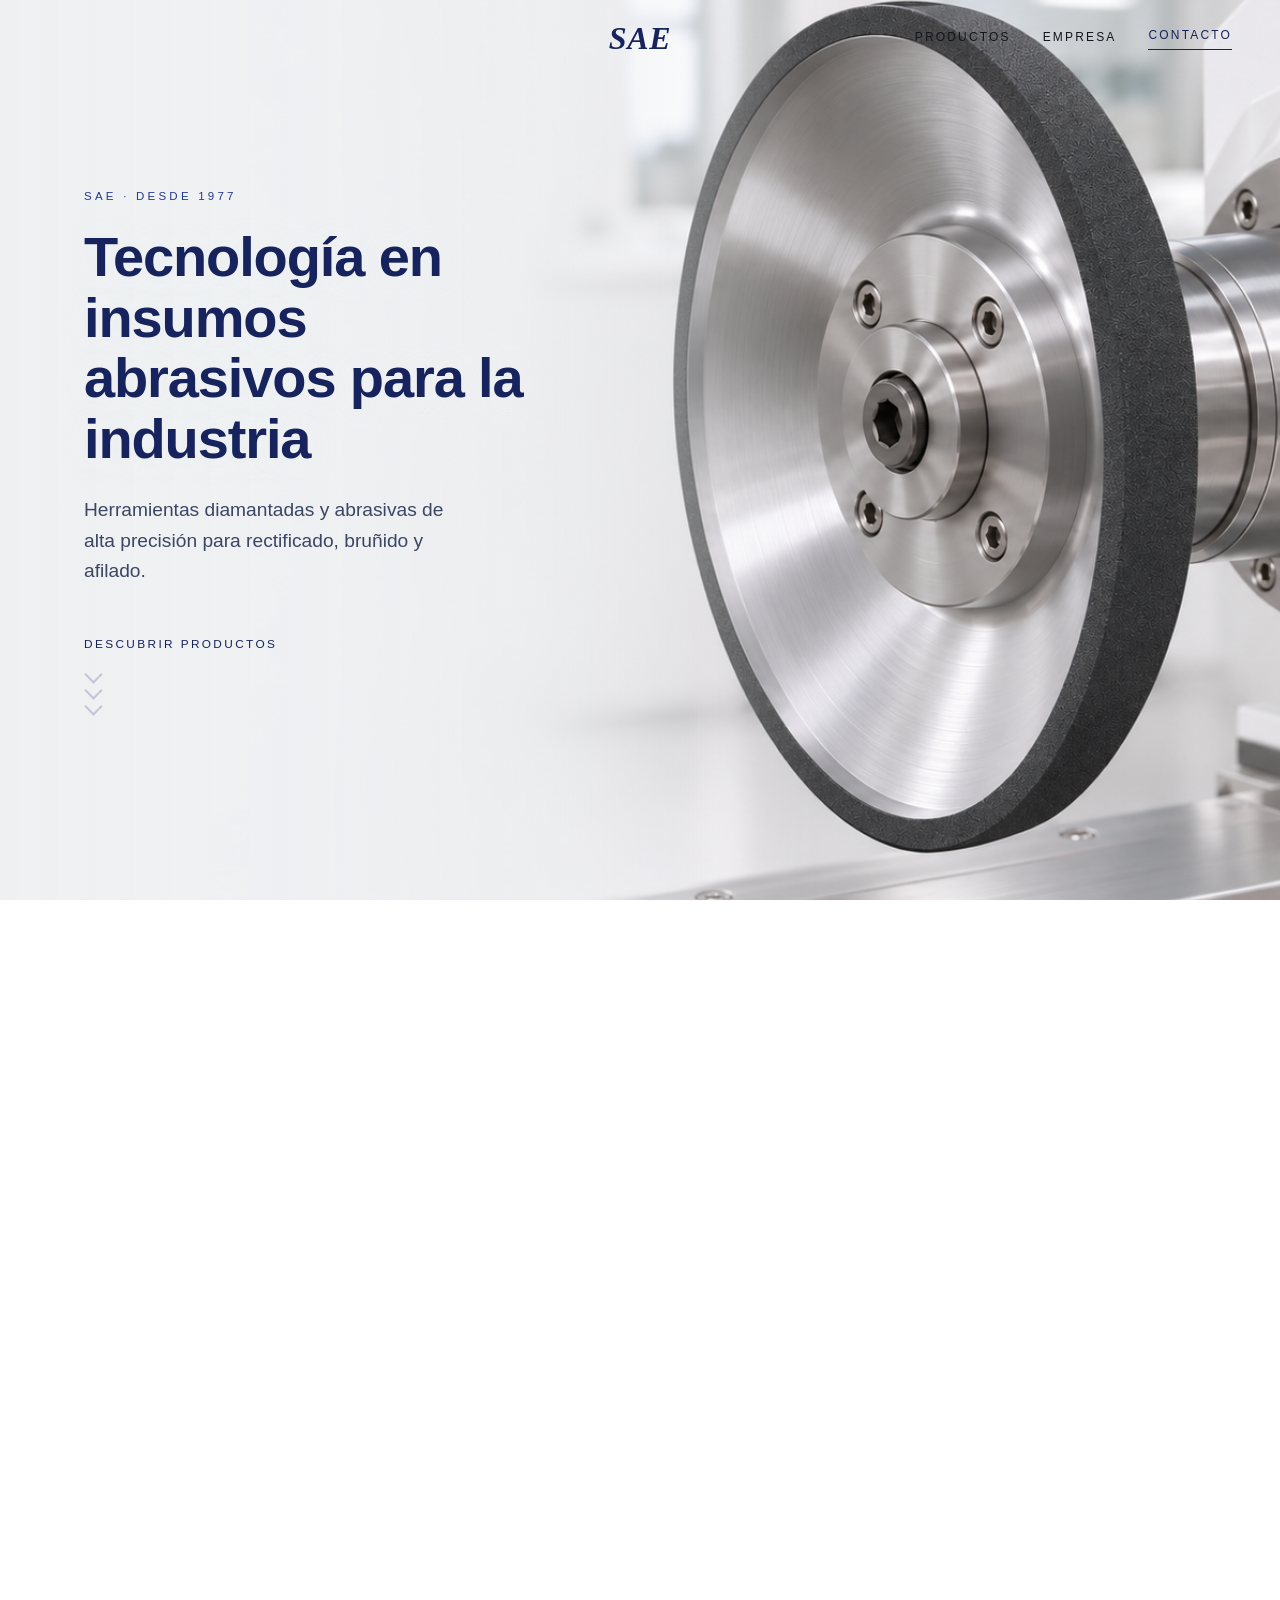
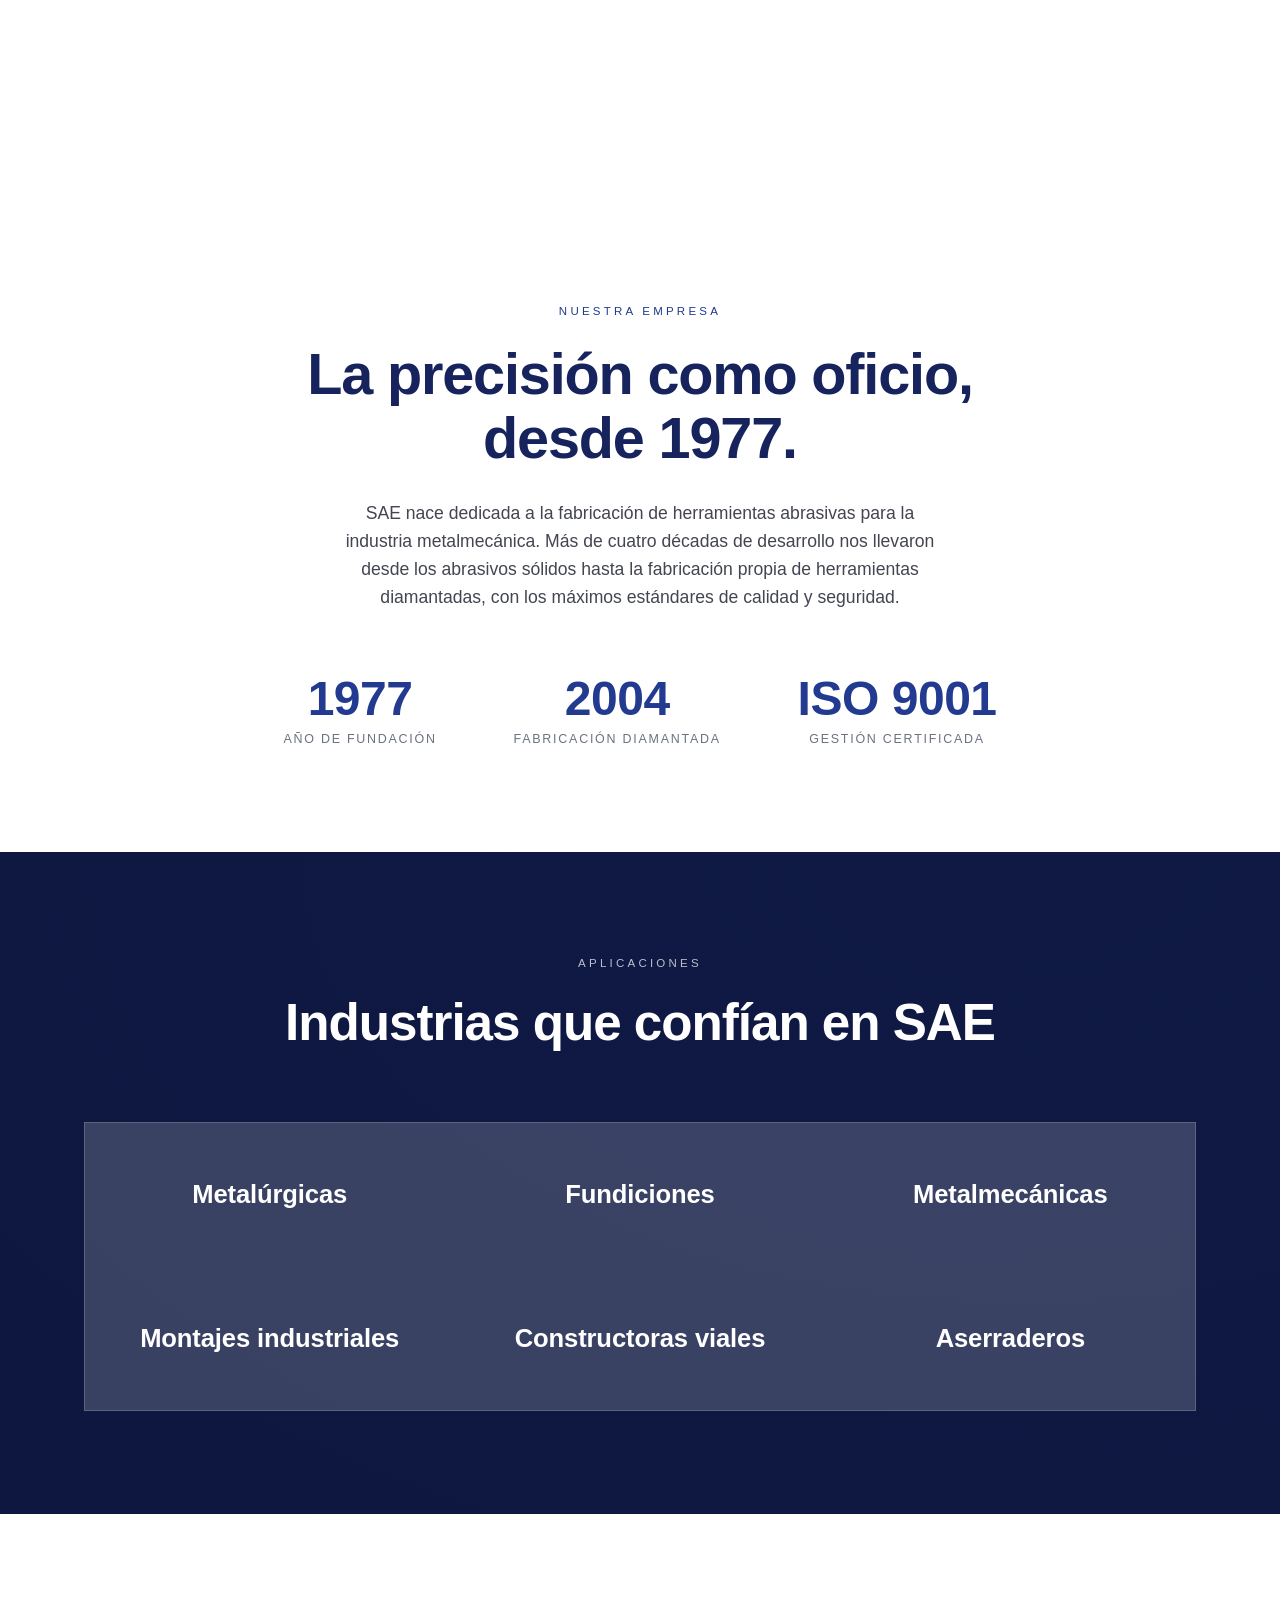
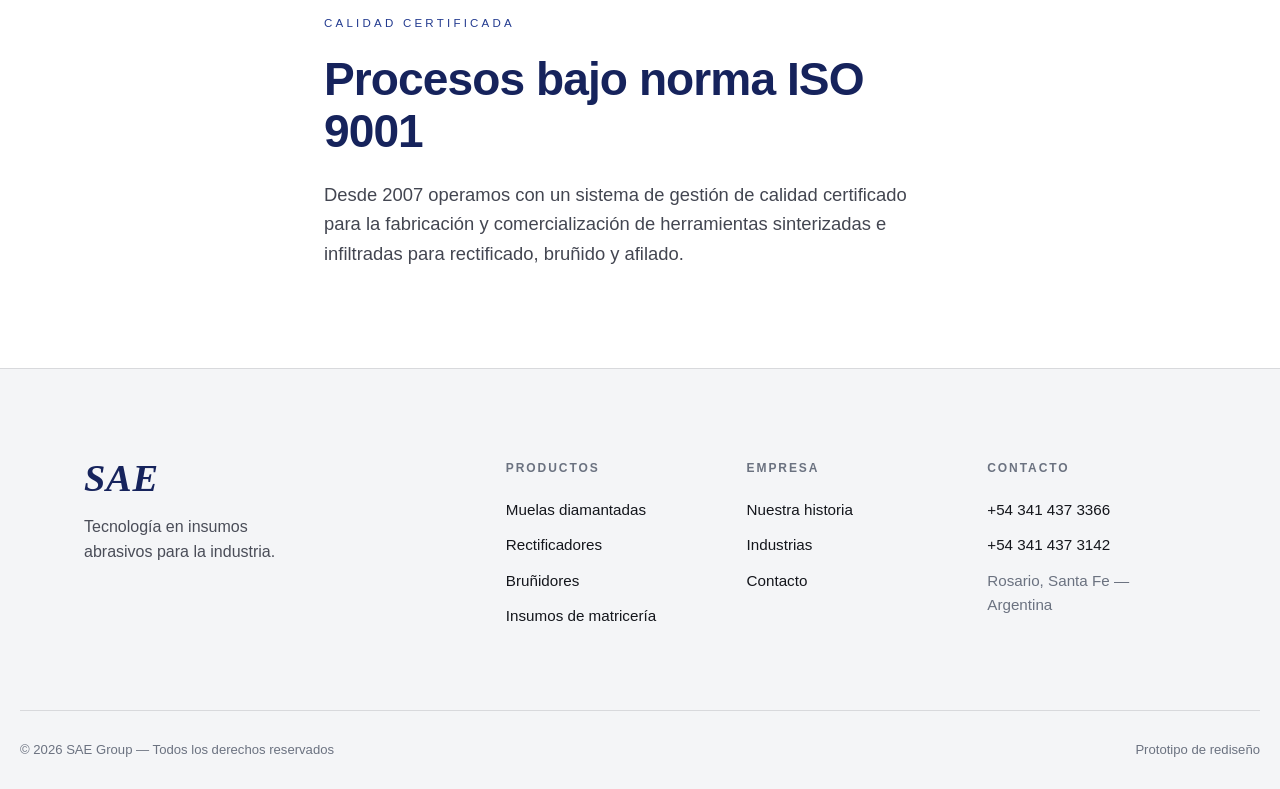
<file: index.html>
<!DOCTYPE html>
<html lang="es-AR">
<head>
  <meta charset="UTF-8" />
  <meta name="viewport" content="width=device-width, initial-scale=1.0" />
  <title>SAE — Tecnología en insumos abrasivos para la industria</title>
  <meta name="description" content="SAE. Fabricación de herramientas abrasivas y diamantadas para rectificado, bruñido y afilado. Desde 1977. Certificación ISO 9001." />
  <link rel="stylesheet" href="css/styles.css" />
</head>
<body>

  <!-- ============ HEADER ============ -->
  <header class="site-header light-top" id="header">
    <div class="header-inner">
      <button class="nav-toggle" id="navToggle" aria-label="Abrir menú" aria-expanded="false">
        <span></span><span></span><span></span>
      </button>

      <a href="#top" class="brand" aria-label="SAE - Inicio">SAE</a>

      <nav class="header-actions">
        <a href="productos.html" class="header-link">Productos</a>
        <a href="empresa.html" class="header-link">Empresa</a>
        <a href="contacto.html" class="btn-contact">Contacto</a>
      </nav>
    </div>
  </header>

  <!-- ============ MOBILE MENU ============ -->
  <div class="mobile-menu" id="mobileMenu">
    <nav>
      <a href="productos.html">Productos</a>
      <a href="empresa.html">Empresa</a>
      <a href="#industrias">Industrias</a>
      <a href="contacto.html">Contacto</a>
    </nav>
  </div>

  <main id="top">

    <!-- ============ HERO ============ -->
    <section class="hero">
      <div class="hero-bg" aria-hidden="true"><div class="hero-bg-img"></div></div>
      <div class="hero-content">
        <p class="overline">SAE · Desde 1977</p>
        <h1 class="hero-title">Tecnología en insumos<br />abrasivos para la industria</h1>
        <p class="hero-sub">Herramientas diamantadas y abrasivas de alta precisión para rectificado, bruñido y afilado.</p>
        <a href="#productos" class="scroll-down" aria-label="Descubrir productos">
          <span class="sd-label">Descubrir productos</span>
          <span class="chevrons" aria-hidden="true"><i></i><i></i><i></i></span>
        </a>
      </div>
    </section>

    <!-- ============ CARTAS DE PRODUCTO ============ -->
    <section class="cards-section" id="productos">
      <div class="container">
        <div class="cards">
          <a class="card" href="productos.html#muelas">
            <div class="card-media" style="background-image:url('img/card-muelas.png')">
              <span class="card-tag">Muelas diamantadas</span>
            </div>
          </a>
          <a class="card" href="productos.html#rectificadores">
            <div class="card-media" style="background-image:url('img/card-rectificadores.png')">
              <span class="card-tag">Rectificadores</span>
            </div>
          </a>
          <a class="card" href="productos.html#brunidores">
            <div class="card-media" style="background-image:url('img/card-brunidores.png')">
              <span class="card-tag">Bruñidores</span>
            </div>
          </a>
        </div>
      </div>
    </section>

    <!-- ============ INTRO / STATEMENT ============ -->
    <section class="statement" id="empresa">
      <div class="container">
        <p class="overline">Nuestra empresa</p>
        <h2 class="statement-title">La precisión como oficio,<br />desde 1977.</h2>
        <p class="statement-body">
          SAE nace dedicada a la fabricación de herramientas abrasivas para la industria
          metalmecánica. Más de cuatro décadas de desarrollo nos llevaron desde los abrasivos
          sólidos hasta la fabricación propia de herramientas diamantadas, con los máximos
          estándares de calidad y seguridad.
        </p>
        <div class="stats">
          <div class="stat"><span class="stat-num">1977</span><span class="stat-label">Año de fundación</span></div>
          <div class="stat"><span class="stat-num">2004</span><span class="stat-label">Fabricación diamantada</span></div>
          <div class="stat"><span class="stat-num">ISO 9001</span><span class="stat-label">Gestión certificada</span></div>
        </div>
      </div>
    </section>

    <!-- ============ INDUSTRIAS ============ -->
    <section class="industries" id="industrias">
      <div class="container">
        <p class="overline light">Aplicaciones</p>
        <h2 class="section-title light">Industrias que confían en SAE</h2>
        <ul class="industry-list">
          <li>Metalúrgicas</li>
          <li>Fundiciones</li>
          <li>Metalmecánicas</li>
          <li>Montajes industriales</li>
          <li>Constructoras viales</li>
          <li>Aserraderos</li>
        </ul>
      </div>
    </section>

    <!-- ============ CALIDAD ============ -->
    <section class="quality">
      <div class="container quality-inner">
        <p class="overline">Calidad certificada</p>
        <h2 class="quality-title">Procesos bajo norma ISO 9001</h2>
        <p class="quality-body">
          Desde 2007 operamos con un sistema de gestión de calidad certificado para la
          fabricación y comercialización de herramientas sinterizadas e infiltradas para
          rectificado, bruñido y afilado.
        </p>
      </div>
    </section>

  </main>

  <!-- ============ FOOTER / CONTACTO ============ -->
  <footer class="site-footer" id="contacto">
    <div class="container footer-top">
      <div class="footer-brand">
        <a href="index.html" class="brand brand-footer">SAE</a>
        <p>Tecnología en insumos abrasivos para la industria.</p>
      </div>
      <div class="footer-cols">
        <div>
          <h5>Productos</h5>
          <a href="productos.html#muelas">Muelas diamantadas</a>
          <a href="productos.html#rectificadores">Rectificadores</a>
          <a href="productos.html#brunidores">Bruñidores</a>
          <a href="productos.html#matriceria">Insumos de matricería</a>
        </div>
        <div>
          <h5>Empresa</h5>
          <a href="empresa.html">Nuestra historia</a>
          <a href="#industrias">Industrias</a>
          <a href="contacto.html">Contacto</a>
        </div>
        <div>
          <h5>Contacto</h5>
          <a href="tel:+543414373366">+54 341 437 3366</a>
          <a href="tel:+543414373142">+54 341 437 3142</a>
          <span class="muted">Rosario, Santa Fe — Argentina</span>
        </div>
      </div>
    </div>
    <div class="container footer-bottom">
      <span>© <span id="year"></span> SAE Group — Todos los derechos reservados</span>
      <span class="muted">Prototipo de rediseño</span>
    </div>
  </footer>

  <script src="js/main.js"></script>
</body>
</html>
</file>
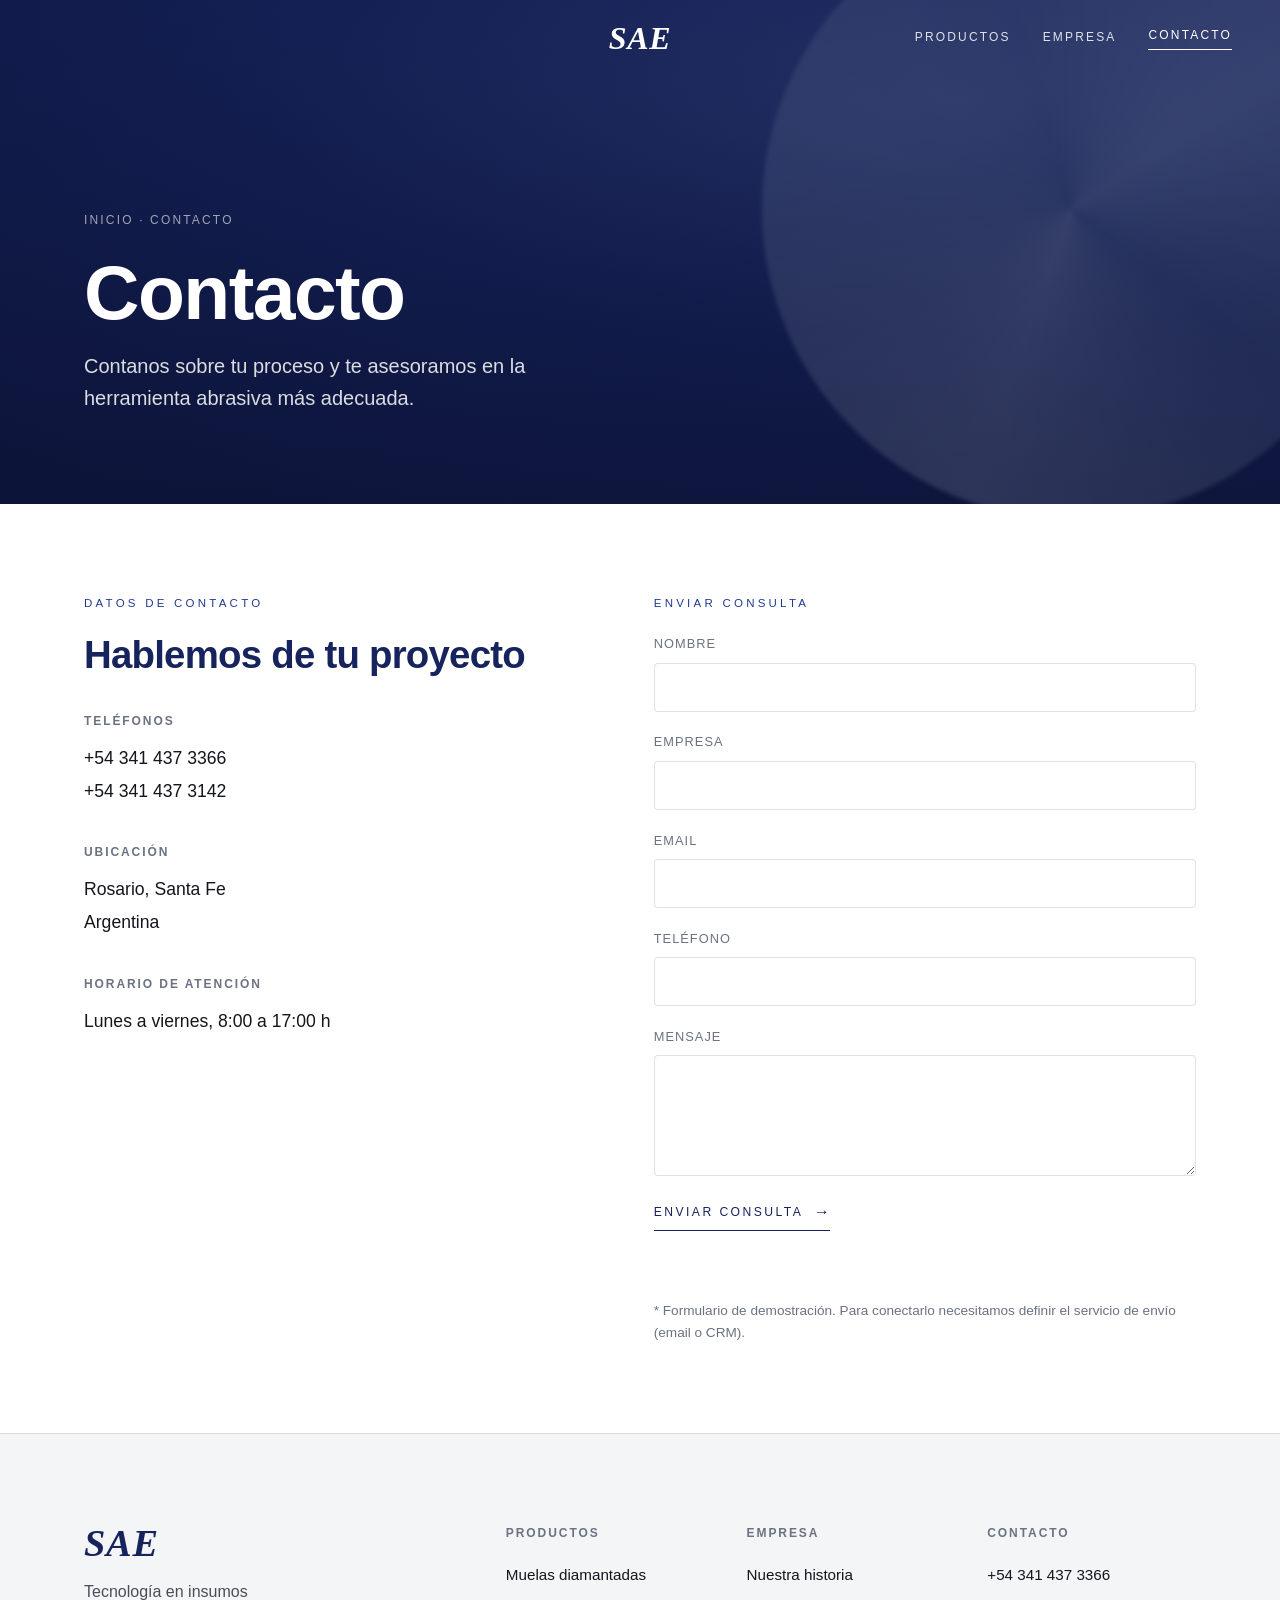
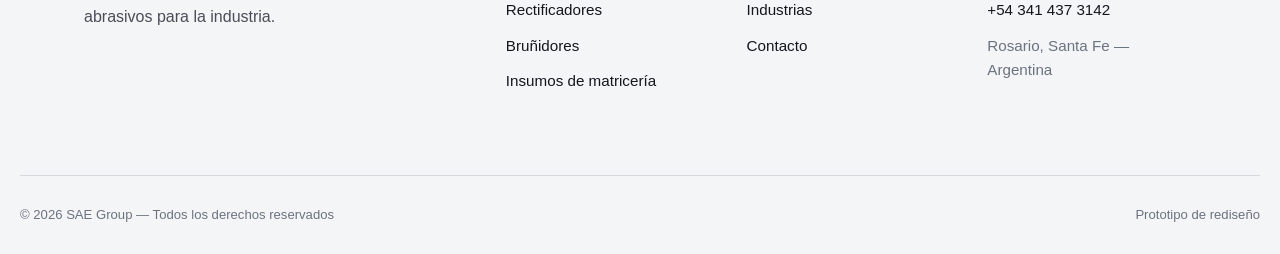
<file: contacto.html>
<!DOCTYPE html>
<html lang="es-AR">
<head>
  <meta charset="UTF-8" />
  <meta name="viewport" content="width=device-width, initial-scale=1.0" />
  <title>Contacto — SAE</title>
  <meta name="description" content="Contactá a SAE. Asesoramiento técnico en herramientas abrasivas y diamantadas. Rosario, Santa Fe, Argentina." />
  <link rel="stylesheet" href="css/styles.css" />
</head>
<body>

  <header class="site-header" id="header">
    <div class="header-inner">
      <button class="nav-toggle" id="navToggle" aria-label="Abrir menú" aria-expanded="false">
        <span></span><span></span><span></span>
      </button>
      <a href="index.html" class="brand" aria-label="SAE - Inicio">SAE</a>
      <nav class="header-actions">
        <a href="productos.html" class="header-link">Productos</a>
        <a href="empresa.html" class="header-link">Empresa</a>
        <a href="contacto.html" class="btn-contact">Contacto</a>
      </nav>
    </div>
  </header>

  <div class="mobile-menu" id="mobileMenu">
    <nav>
      <a href="productos.html">Productos</a>
      <a href="empresa.html">Empresa</a>
      <a href="index.html#industrias">Industrias</a>
      <a href="contacto.html">Contacto</a>
    </nav>
  </div>

  <main id="top">

    <!-- PAGE HERO -->
    <section class="page-hero">
      <div class="container">
        <p class="breadcrumb"><a href="index.html">Inicio</a> · Contacto</p>
        <h1 class="page-hero-title">Contacto</h1>
        <p class="page-hero-sub">Contanos sobre tu proceso y te asesoramos en la herramienta abrasiva más adecuada.</p>
      </div>
    </section>

    <!-- CONTACTO -->
    <section class="section">
      <div class="container contact-grid">

        <!-- Info -->
        <div>
          <p class="overline">Datos de contacto</p>
          <h2 class="section-title" style="font-size:clamp(1.6rem,3vw,2.4rem); margin-bottom:2.2rem;">Hablemos de tu proyecto</h2>

          <div class="info-block">
            <h4>Teléfonos</h4>
            <a href="tel:+543414373366">+54 341 437 3366</a>
            <a href="tel:+543414373142">+54 341 437 3142</a>
          </div>
          <div class="info-block">
            <h4>Ubicación</h4>
            <p>Rosario, Santa Fe</p>
            <p>Argentina</p>
          </div>
          <div class="info-block">
            <h4>Horario de atención</h4>
            <p>Lunes a viernes, 8:00 a 17:00 h</p>
          </div>
        </div>

        <!-- Form -->
        <div>
          <p class="overline">Enviar consulta</p>
          <form class="form" id="contactForm" novalidate>
            <div class="field">
              <label for="nombre">Nombre</label>
              <input type="text" id="nombre" name="nombre" autocomplete="name" required />
            </div>
            <div class="field">
              <label for="empresa">Empresa</label>
              <input type="text" id="empresa" name="empresa" autocomplete="organization" />
            </div>
            <div class="field">
              <label for="email">Email</label>
              <input type="email" id="email" name="email" autocomplete="email" required />
            </div>
            <div class="field">
              <label for="telefono">Teléfono</label>
              <input type="tel" id="telefono" name="telefono" autocomplete="tel" />
            </div>
            <div class="field">
              <label for="mensaje">Mensaje</label>
              <textarea id="mensaje" name="mensaje" rows="5" required></textarea>
            </div>
            <button type="submit" class="btn">Enviar consulta</button>
            <p class="form-status" id="formStatus" role="status" aria-live="polite"></p>
            <p class="form-note">* Formulario de demostración. Para conectarlo necesitamos definir el servicio de envío (email o CRM).</p>
          </form>
        </div>

      </div>
    </section>

  </main>

  <footer class="site-footer">
    <div class="container footer-top">
      <div class="footer-brand">
        <a href="index.html" class="brand brand-footer">SAE</a>
        <p>Tecnología en insumos abrasivos para la industria.</p>
      </div>
      <div class="footer-cols">
        <div>
          <h5>Productos</h5>
          <a href="productos.html#muelas">Muelas diamantadas</a>
          <a href="productos.html#rectificadores">Rectificadores</a>
          <a href="productos.html#brunidores">Bruñidores</a>
          <a href="productos.html#matriceria">Insumos de matricería</a>
        </div>
        <div>
          <h5>Empresa</h5>
          <a href="empresa.html">Nuestra historia</a>
          <a href="empresa.html#industrias">Industrias</a>
          <a href="contacto.html">Contacto</a>
        </div>
        <div>
          <h5>Contacto</h5>
          <a href="tel:+543414373366">+54 341 437 3366</a>
          <a href="tel:+543414373142">+54 341 437 3142</a>
          <span class="muted">Rosario, Santa Fe — Argentina</span>
        </div>
      </div>
    </div>
    <div class="container footer-bottom">
      <span>© <span id="year"></span> SAE Group — Todos los derechos reservados</span>
      <span class="muted">Prototipo de rediseño</span>
    </div>
  </footer>

  <script src="js/main.js"></script>
</body>
</html>
</file>
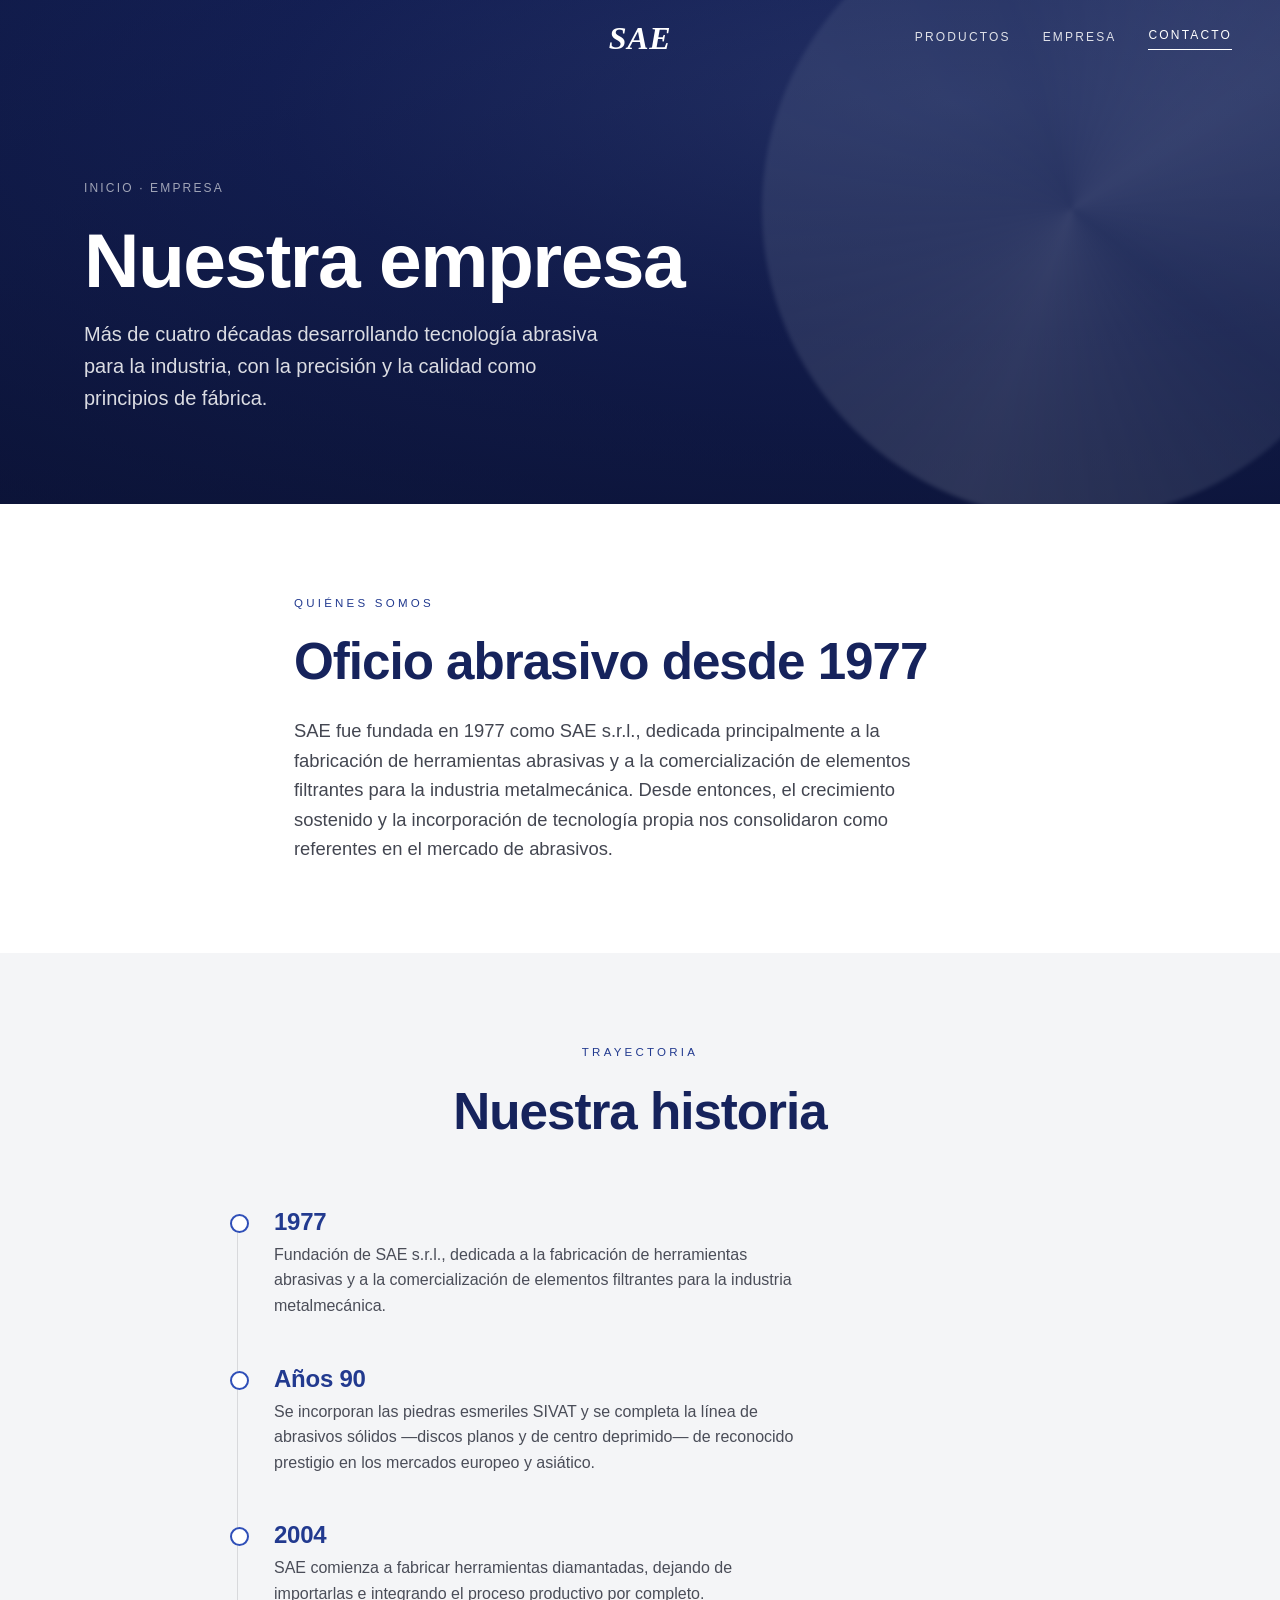
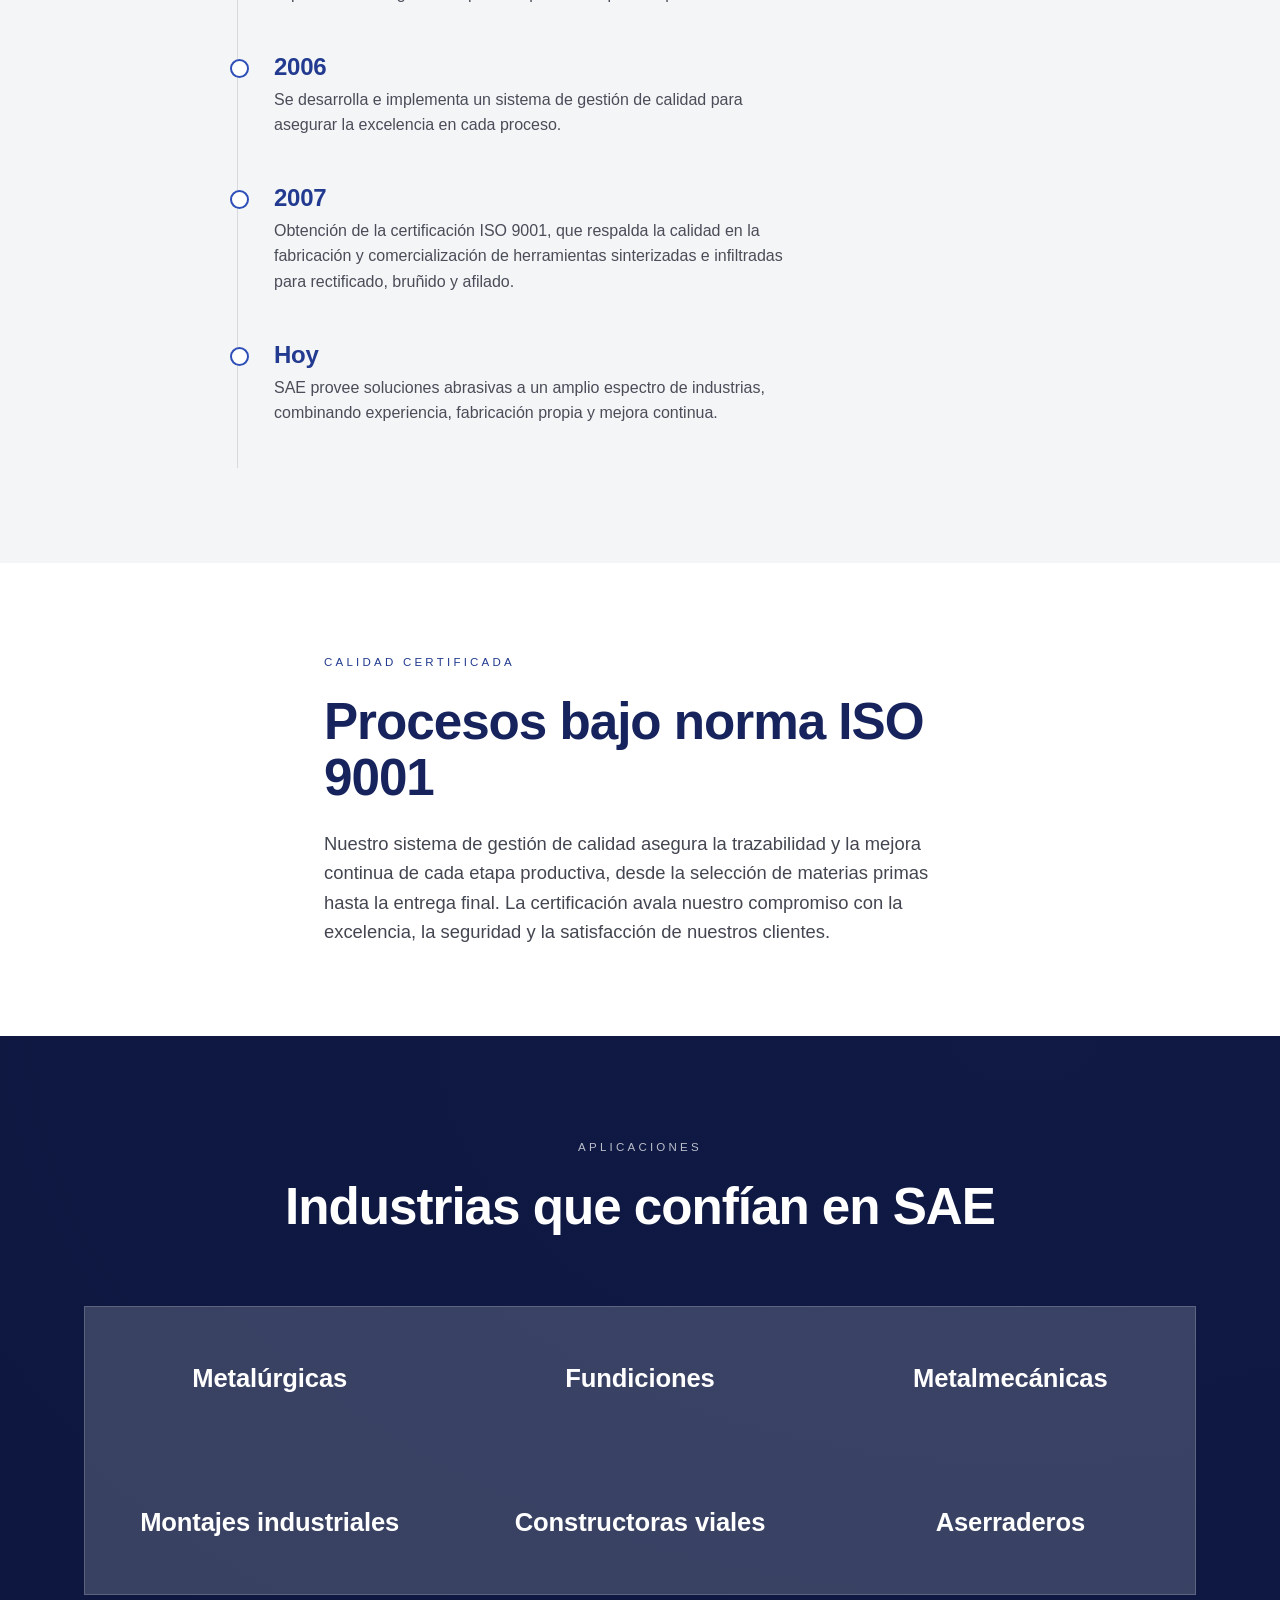
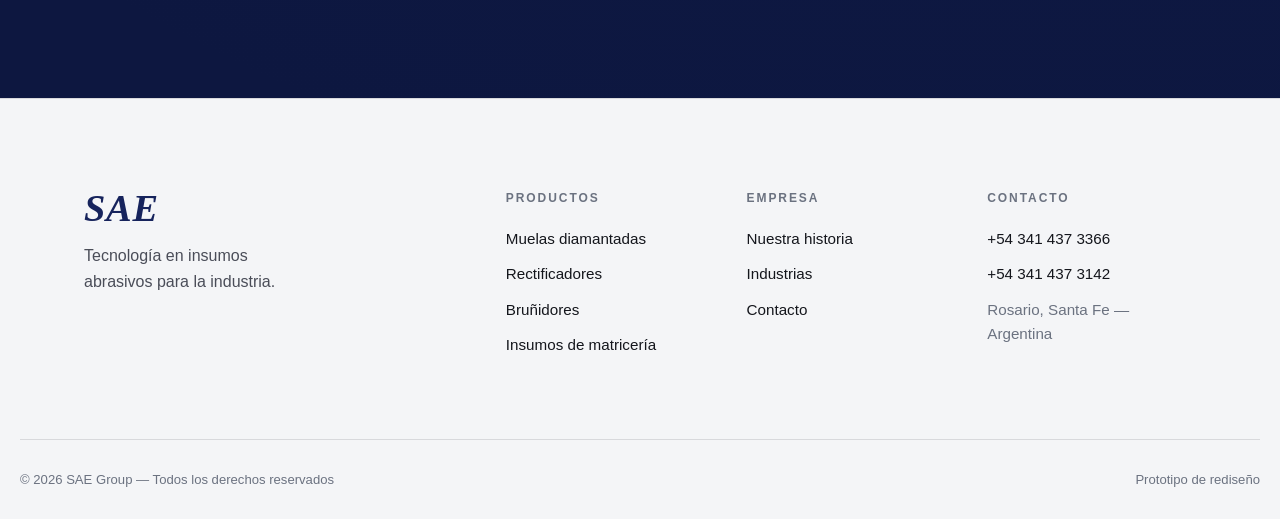
<file: empresa.html>
<!DOCTYPE html>
<html lang="es-AR">
<head>
  <meta charset="UTF-8" />
  <meta name="viewport" content="width=device-width, initial-scale=1.0" />
  <title>Empresa — SAE</title>
  <meta name="description" content="SAE, fundada en 1977. Más de cuatro décadas fabricando herramientas abrasivas y diamantadas para la industria metalmecánica, con gestión de calidad certificada ISO 9001." />
  <link rel="stylesheet" href="css/styles.css" />
</head>
<body>

  <header class="site-header" id="header">
    <div class="header-inner">
      <button class="nav-toggle" id="navToggle" aria-label="Abrir menú" aria-expanded="false">
        <span></span><span></span><span></span>
      </button>
      <a href="index.html" class="brand" aria-label="SAE - Inicio">SAE</a>
      <nav class="header-actions">
        <a href="productos.html" class="header-link">Productos</a>
        <a href="empresa.html" class="header-link">Empresa</a>
        <a href="contacto.html" class="btn-contact">Contacto</a>
      </nav>
    </div>
  </header>

  <div class="mobile-menu" id="mobileMenu">
    <nav>
      <a href="productos.html">Productos</a>
      <a href="empresa.html">Empresa</a>
      <a href="index.html#industrias">Industrias</a>
      <a href="contacto.html">Contacto</a>
    </nav>
  </div>

  <main id="top">

    <!-- PAGE HERO -->
    <section class="page-hero">
      <div class="container">
        <p class="breadcrumb"><a href="index.html">Inicio</a> · Empresa</p>
        <h1 class="page-hero-title">Nuestra empresa</h1>
        <p class="page-hero-sub">Más de cuatro décadas desarrollando tecnología abrasiva para la industria, con la precisión y la calidad como principios de fábrica.</p>
      </div>
    </section>

    <!-- INTRO -->
    <section class="section">
      <div class="container" style="max-width:820px;">
        <p class="overline">Quiénes somos</p>
        <h2 class="section-title" style="margin-bottom:1.6rem;">Oficio abrasivo desde 1977</h2>
        <p class="section-lead">
          SAE fue fundada en 1977 como SAE s.r.l., dedicada principalmente a la fabricación de
          herramientas abrasivas y a la comercialización de elementos filtrantes para la industria
          metalmecánica. Desde entonces, el crecimiento sostenido y la incorporación de tecnología
          propia nos consolidaron como referentes en el mercado de abrasivos.
        </p>
      </div>
    </section>

    <!-- TIMELINE -->
    <section class="section alt">
      <div class="container" style="text-align:center;">
        <p class="overline">Trayectoria</p>
        <h2 class="section-title">Nuestra historia</h2>
      </div>
      <div class="timeline">
        <div class="tl-item">
          <div class="tl-year">1977</div>
          <p class="tl-text">Fundación de SAE s.r.l., dedicada a la fabricación de herramientas abrasivas y a la comercialización de elementos filtrantes para la industria metalmecánica.</p>
        </div>
        <div class="tl-item">
          <div class="tl-year">Años 90</div>
          <p class="tl-text">Se incorporan las piedras esmeriles SIVAT y se completa la línea de abrasivos sólidos —discos planos y de centro deprimido— de reconocido prestigio en los mercados europeo y asiático.</p>
        </div>
        <div class="tl-item">
          <div class="tl-year">2004</div>
          <p class="tl-text">SAE comienza a fabricar herramientas diamantadas, dejando de importarlas e integrando el proceso productivo por completo.</p>
        </div>
        <div class="tl-item">
          <div class="tl-year">2006</div>
          <p class="tl-text">Se desarrolla e implementa un sistema de gestión de calidad para asegurar la excelencia en cada proceso.</p>
        </div>
        <div class="tl-item">
          <div class="tl-year">2007</div>
          <p class="tl-text">Obtención de la certificación ISO 9001, que respalda la calidad en la fabricación y comercialización de herramientas sinterizadas e infiltradas para rectificado, bruñido y afilado.</p>
        </div>
        <div class="tl-item">
          <div class="tl-year">Hoy</div>
          <p class="tl-text">SAE provee soluciones abrasivas a un amplio espectro de industrias, combinando experiencia, fabricación propia y mejora continua.</p>
        </div>
      </div>
    </section>

    <!-- CALIDAD -->
    <section class="section">
      <div class="container" style="max-width:760px;">
        <p class="overline">Calidad certificada</p>
        <h2 class="section-title" style="margin-bottom:1.4rem;">Procesos bajo norma ISO 9001</h2>
        <p class="section-lead">
          Nuestro sistema de gestión de calidad asegura la trazabilidad y la mejora continua de
          cada etapa productiva, desde la selección de materias primas hasta la entrega final.
          La certificación avala nuestro compromiso con la excelencia, la seguridad y la
          satisfacción de nuestros clientes.
        </p>
      </div>
    </section>

    <!-- INDUSTRIAS -->
    <section class="industries" id="industrias">
      <div class="container">
        <p class="overline light">Aplicaciones</p>
        <h2 class="section-title light">Industrias que confían en SAE</h2>
        <ul class="industry-list">
          <li>Metalúrgicas</li>
          <li>Fundiciones</li>
          <li>Metalmecánicas</li>
          <li>Montajes industriales</li>
          <li>Constructoras viales</li>
          <li>Aserraderos</li>
        </ul>
      </div>
    </section>

  </main>

  <footer class="site-footer">
    <div class="container footer-top">
      <div class="footer-brand">
        <a href="index.html" class="brand brand-footer">SAE</a>
        <p>Tecnología en insumos abrasivos para la industria.</p>
      </div>
      <div class="footer-cols">
        <div>
          <h5>Productos</h5>
          <a href="productos.html#muelas">Muelas diamantadas</a>
          <a href="productos.html#rectificadores">Rectificadores</a>
          <a href="productos.html#brunidores">Bruñidores</a>
          <a href="productos.html#matriceria">Insumos de matricería</a>
        </div>
        <div>
          <h5>Empresa</h5>
          <a href="empresa.html">Nuestra historia</a>
          <a href="empresa.html#industrias">Industrias</a>
          <a href="contacto.html">Contacto</a>
        </div>
        <div>
          <h5>Contacto</h5>
          <a href="tel:+543414373366">+54 341 437 3366</a>
          <a href="tel:+543414373142">+54 341 437 3142</a>
          <span class="muted">Rosario, Santa Fe — Argentina</span>
        </div>
      </div>
    </div>
    <div class="container footer-bottom">
      <span>© <span id="year"></span> SAE Group — Todos los derechos reservados</span>
      <span class="muted">Prototipo de rediseño</span>
    </div>
  </footer>

  <script src="js/main.js"></script>
</body>
</html>
</file>
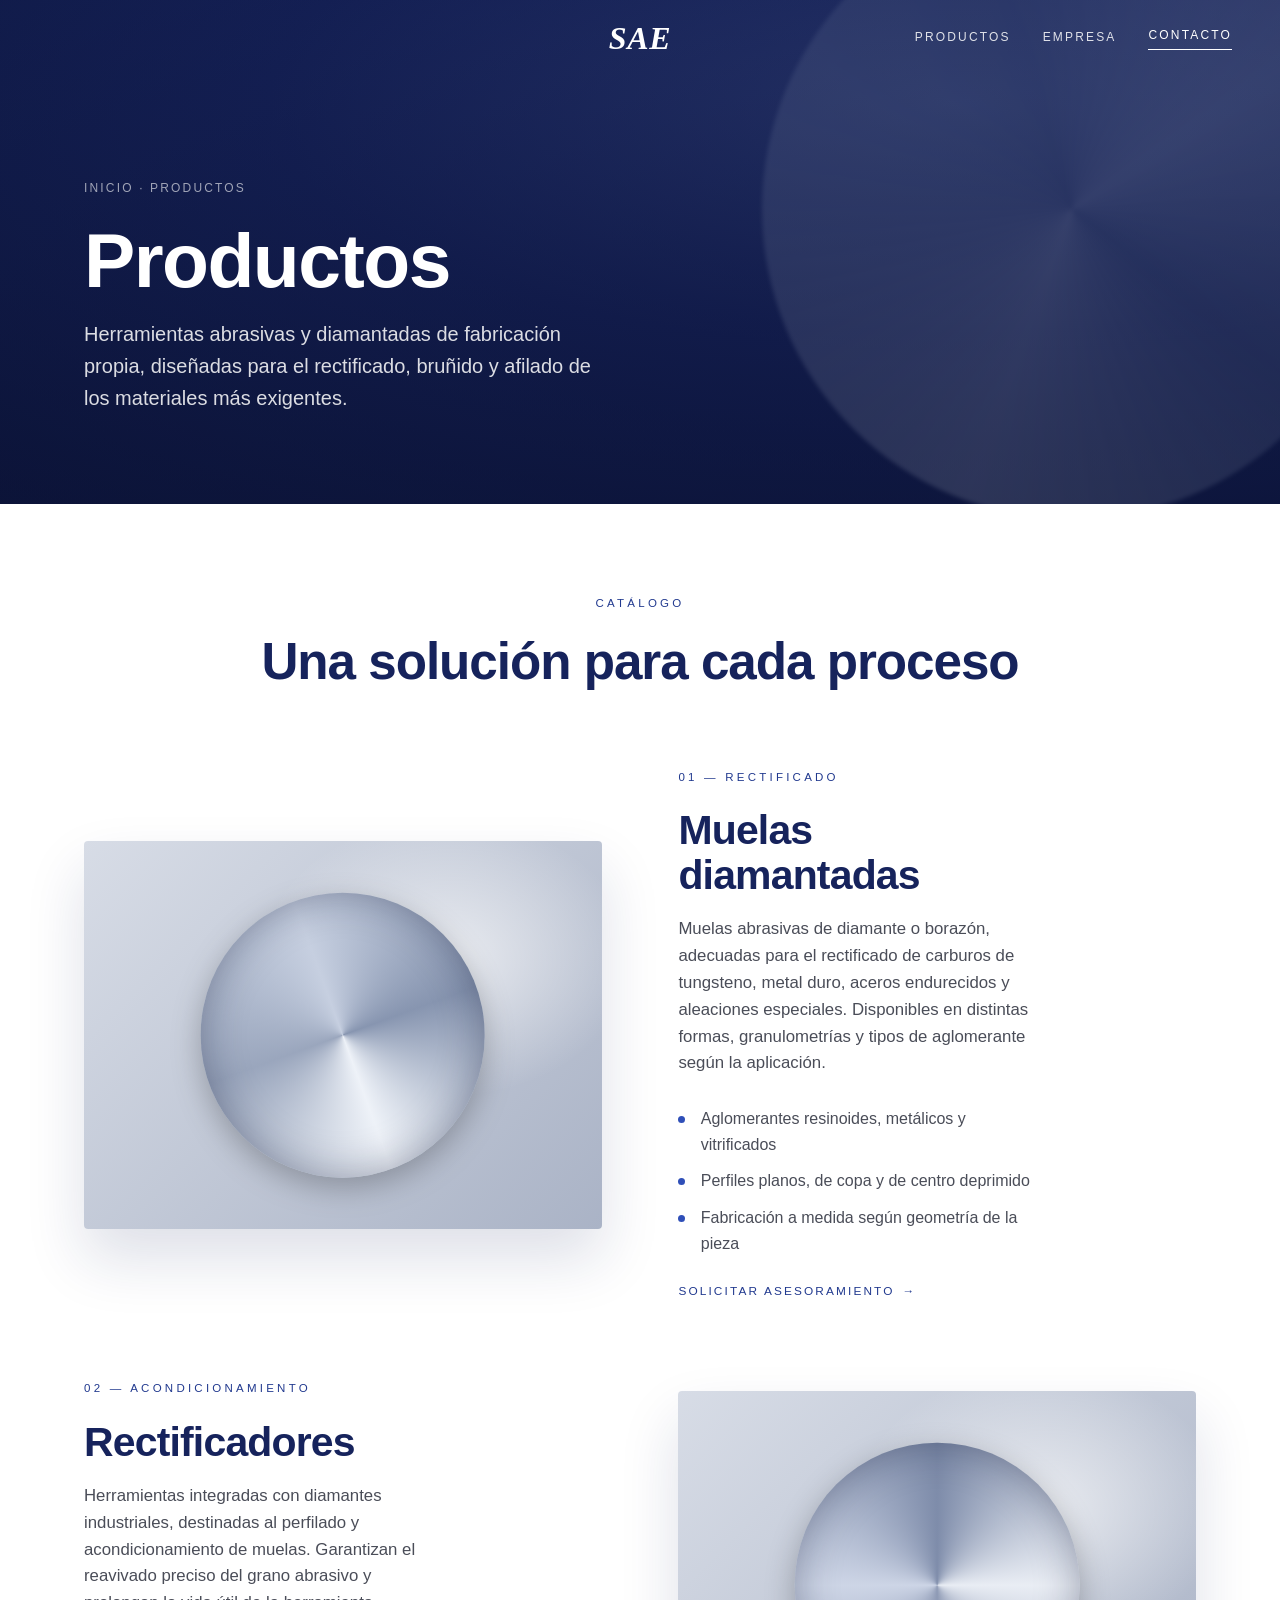
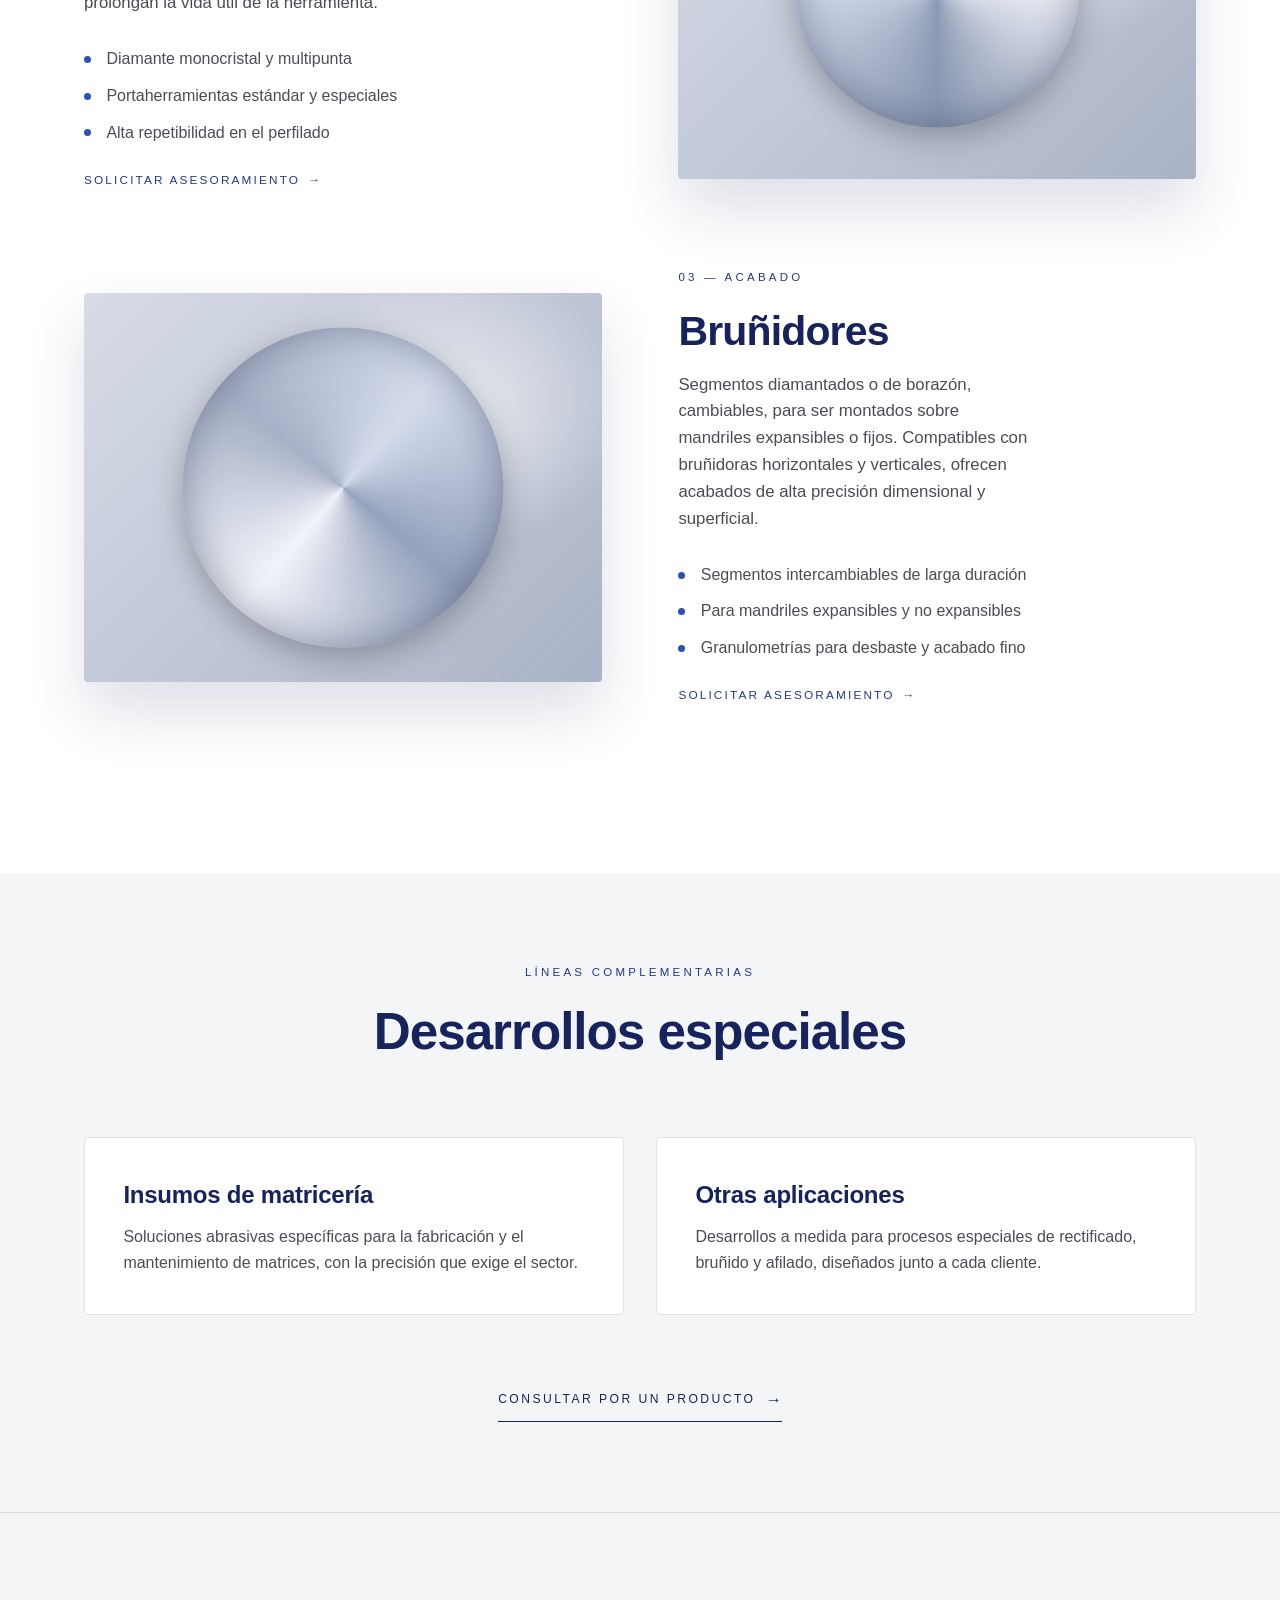
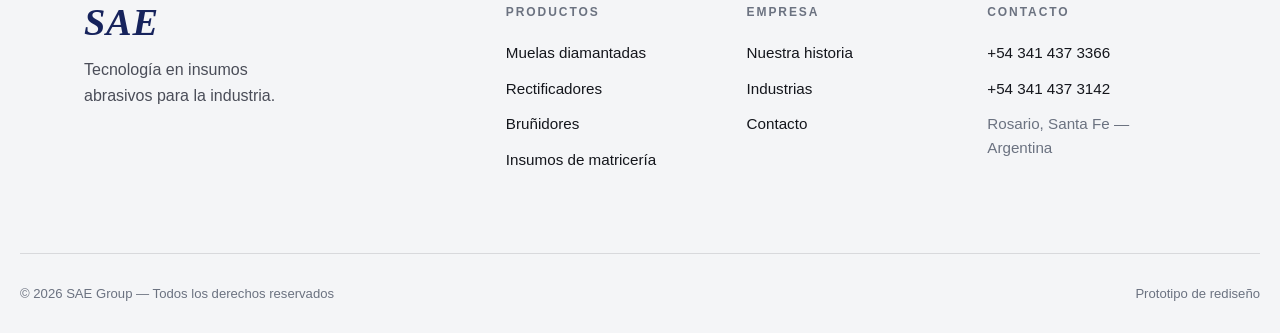
<file: productos.html>
<!DOCTYPE html>
<html lang="es-AR">
<head>
  <meta charset="UTF-8" />
  <meta name="viewport" content="width=device-width, initial-scale=1.0" />
  <title>Productos — SAE</title>
  <meta name="description" content="Catálogo SAE: muelas diamantadas, rectificadores, bruñidores, insumos de matricería y desarrollos a medida para rectificado, bruñido y afilado." />
  <link rel="stylesheet" href="css/styles.css" />
</head>
<body>

  <header class="site-header" id="header">
    <div class="header-inner">
      <button class="nav-toggle" id="navToggle" aria-label="Abrir menú" aria-expanded="false">
        <span></span><span></span><span></span>
      </button>
      <a href="index.html" class="brand" aria-label="SAE - Inicio">SAE</a>
      <nav class="header-actions">
        <a href="productos.html" class="header-link">Productos</a>
        <a href="empresa.html" class="header-link">Empresa</a>
        <a href="contacto.html" class="btn-contact">Contacto</a>
      </nav>
    </div>
  </header>

  <div class="mobile-menu" id="mobileMenu">
    <nav>
      <a href="productos.html">Productos</a>
      <a href="empresa.html">Empresa</a>
      <a href="index.html#industrias">Industrias</a>
      <a href="contacto.html">Contacto</a>
    </nav>
  </div>

  <main id="top">

    <!-- PAGE HERO -->
    <section class="page-hero">
      <div class="container">
        <p class="breadcrumb"><a href="index.html">Inicio</a> · Productos</p>
        <h1 class="page-hero-title">Productos</h1>
        <p class="page-hero-sub">Herramientas abrasivas y diamantadas de fabricación propia, diseñadas para el rectificado, bruñido y afilado de los materiales más exigentes.</p>
      </div>
    </section>

    <!-- CATÁLOGO -->
    <section class="section">
      <div class="container products-head" style="text-align:center;">
        <p class="overline">Catálogo</p>
        <h2 class="section-title">Una solución para cada proceso</h2>
      </div>

      <!-- Muelas diamantadas -->
      <article class="feature" id="muelas">
        <div class="feature-media media-diamante" aria-hidden="true"></div>
        <div class="feature-text">
          <p class="overline">01 — Rectificado</p>
          <h3 class="feature-title">Muelas diamantadas</h3>
          <p class="feature-body">
            Muelas abrasivas de diamante o borazón, adecuadas para el rectificado de carburos de
            tungsteno, metal duro, aceros endurecidos y aleaciones especiales. Disponibles en
            distintas formas, granulometrías y tipos de aglomerante según la aplicación.
          </p>
          <ul class="spec-list">
            <li>Aglomerantes resinoides, metálicos y vitrificados</li>
            <li>Perfiles planos, de copa y de centro deprimido</li>
            <li>Fabricación a medida según geometría de la pieza</li>
          </ul>
          <a href="contacto.html" class="link-arrow" style="margin-top:1.6rem;">Solicitar asesoramiento <span>→</span></a>
        </div>
      </article>

      <!-- Rectificadores -->
      <article class="feature reverse" id="rectificadores">
        <div class="feature-media media-rectificador" aria-hidden="true"></div>
        <div class="feature-text">
          <p class="overline">02 — Acondicionamiento</p>
          <h3 class="feature-title">Rectificadores</h3>
          <p class="feature-body">
            Herramientas integradas con diamantes industriales, destinadas al perfilado y
            acondicionamiento de muelas. Garantizan el reavivado preciso del grano abrasivo y
            prolongan la vida útil de la herramienta.
          </p>
          <ul class="spec-list">
            <li>Diamante monocristal y multipunta</li>
            <li>Portaherramientas estándar y especiales</li>
            <li>Alta repetibilidad en el perfilado</li>
          </ul>
          <a href="contacto.html" class="link-arrow" style="margin-top:1.6rem;">Solicitar asesoramiento <span>→</span></a>
        </div>
      </article>

      <!-- Bruñidores -->
      <article class="feature" id="brunidores">
        <div class="feature-media media-brunidor" aria-hidden="true"></div>
        <div class="feature-text">
          <p class="overline">03 — Acabado</p>
          <h3 class="feature-title">Bruñidores</h3>
          <p class="feature-body">
            Segmentos diamantados o de borazón, cambiables, para ser montados sobre mandriles
            expansibles o fijos. Compatibles con bruñidoras horizontales y verticales, ofrecen
            acabados de alta precisión dimensional y superficial.
          </p>
          <ul class="spec-list">
            <li>Segmentos intercambiables de larga duración</li>
            <li>Para mandriles expansibles y no expansibles</li>
            <li>Granulometrías para desbaste y acabado fino</li>
          </ul>
          <a href="contacto.html" class="link-arrow" style="margin-top:1.6rem;">Solicitar asesoramiento <span>→</span></a>
        </div>
      </article>
    </section>

    <!-- OTRAS LÍNEAS -->
    <section class="section alt">
      <div class="container products-head" style="text-align:center;">
        <p class="overline">Líneas complementarias</p>
        <h2 class="section-title">Desarrollos especiales</h2>
      </div>
      <div class="container product-grid">
        <div class="pcard" id="matriceria">
          <h4>Insumos de matricería</h4>
          <p>Soluciones abrasivas específicas para la fabricación y el mantenimiento de matrices, con la precisión que exige el sector.</p>
        </div>
        <div class="pcard" id="otras">
          <h4>Otras aplicaciones</h4>
          <p>Desarrollos a medida para procesos especiales de rectificado, bruñido y afilado, diseñados junto a cada cliente.</p>
        </div>
      </div>
      <div class="container" style="text-align:center; margin-top: clamp(40px,6vw,70px);">
        <a href="contacto.html" class="btn">Consultar por un producto</a>
      </div>
    </section>

  </main>

  <footer class="site-footer" id="contacto">
    <div class="container footer-top">
      <div class="footer-brand">
        <a href="index.html" class="brand brand-footer">SAE</a>
        <p>Tecnología en insumos abrasivos para la industria.</p>
      </div>
      <div class="footer-cols">
        <div>
          <h5>Productos</h5>
          <a href="productos.html#muelas">Muelas diamantadas</a>
          <a href="productos.html#rectificadores">Rectificadores</a>
          <a href="productos.html#brunidores">Bruñidores</a>
          <a href="productos.html#matriceria">Insumos de matricería</a>
        </div>
        <div>
          <h5>Empresa</h5>
          <a href="empresa.html">Nuestra historia</a>
          <a href="index.html#industrias">Industrias</a>
          <a href="contacto.html">Contacto</a>
        </div>
        <div>
          <h5>Contacto</h5>
          <a href="tel:+543414373366">+54 341 437 3366</a>
          <a href="tel:+543414373142">+54 341 437 3142</a>
          <span class="muted">Rosario, Santa Fe — Argentina</span>
        </div>
      </div>
    </div>
    <div class="container footer-bottom">
      <span>© <span id="year"></span> SAE Group — Todos los derechos reservados</span>
      <span class="muted">Prototipo de rediseño</span>
    </div>
  </footer>

  <script src="js/main.js"></script>
</body>
</html>
</file>
<file: css/styles.css>
/* =========================================================
   SAE — Rediseño estilo editorial (referencia Rolex)
   Paleta: azul institucional SAE + acero pulido + papel
   ========================================================= */

:root {
  --sae-blue:        #16235c;   /* azul profundo SAE */
  --sae-blue-2:      #223a8f;   /* azul intermedio */
  --sae-blue-bright: #2f4fb8;   /* acento */
  --ink:             #14161c;
  --paper:           #f4f5f7;
  --paper-2:         #e9ebef;
  --white:           #ffffff;
  --steel-1:         #c9cdd6;
  --steel-2:         #9aa1ad;
  --steel-3:         #6b7280;
  --line:            rgba(20, 22, 28, 0.12);
  --line-light:      rgba(255, 255, 255, 0.18);

  /* Tipografía estilo Rolex (Helvetica Now → Helvetica Neue / Arial) */
  --sans:  "Helvetica Neue", "Helvetica Now Text", Helvetica, Arial, sans-serif;
  --serif: "Helvetica Neue", "Helvetica Now Text", Helvetica, Arial, sans-serif; /* titulares ahora en sans, como Rolex */
  --logo:  Georgia, "Times New Roman", Times, serif; /* wordmark SAE: serif itálica propia */

  --maxw: 1240px;
  --pad: clamp(20px, 5vw, 80px);
  --ease: cubic-bezier(0.22, 1, 0.36, 1);
}

* { margin: 0; padding: 0; box-sizing: border-box; }

html { scroll-behavior: smooth; scroll-snap-type: y proximity; }

body {
  font-family: var(--sans);
  color: var(--ink);
  background: var(--white);
  font-weight: 400;
  line-height: 1.6;
  -webkit-font-smoothing: antialiased;
  overflow-x: clip;   /* clip en vez de hidden: no rompe position:sticky */
}

.container { max-width: var(--maxw); margin: 0 auto; padding-left: var(--pad); padding-right: var(--pad); }

.overline {
  font-size: 0.72rem;
  letter-spacing: 0.28em;
  text-transform: uppercase;
  font-weight: 500;
  color: var(--sae-blue-2);
  margin-bottom: 1.4rem;
}
.overline.light { color: rgba(255,255,255,0.72); }

/* =========================================================
   HEADER
   ========================================================= */
.site-header {
  position: fixed;
  top: 0; left: 0; right: 0;
  z-index: 100;
  transition: background 0.4s var(--ease), box-shadow 0.4s var(--ease);
}
.site-header.scrolled {
  background: rgba(255,255,255,0.92);
  backdrop-filter: blur(14px);
  box-shadow: 0 1px 0 var(--line);
}
.header-inner {
  max-width: 1600px;
  margin: 0 auto;
  height: 76px;
  padding: 0 clamp(20px, 4vw, 48px);
  display: grid;
  grid-template-columns: 1fr auto 1fr;
  align-items: center;
}

.brand {
  grid-column: 2;
  justify-self: center;
  font-family: var(--logo);
  font-style: italic;
  font-weight: 700;
  font-size: 2rem;
  letter-spacing: 0.02em;
  color: var(--white);
  text-decoration: none;
  transition: color 0.4s var(--ease);
  line-height: 1;
}
.site-header.scrolled .brand { color: var(--sae-blue); }

.header-actions {
  grid-column: 3;
  justify-self: end;
  display: flex;
  align-items: center;
  gap: 2rem;
}
.header-link {
  font-size: 0.75rem;
  letter-spacing: 0.18em;
  text-transform: uppercase;
  font-weight: 500;
  color: rgba(255,255,255,0.85);
  text-decoration: none;
  transition: color 0.3s var(--ease);
}
.header-link:hover { color: var(--white); }
.site-header.scrolled .header-link { color: var(--ink); }
.site-header.scrolled .header-link:hover { color: var(--sae-blue); }

.btn-contact {
  font-size: 0.75rem;
  letter-spacing: 0.18em;
  text-transform: uppercase;
  font-weight: 500;
  color: var(--white);
  text-decoration: none;
  padding-bottom: 4px;
  border-bottom: 1px solid currentColor;
  transition: color 0.3s var(--ease), opacity 0.3s var(--ease);
}
.btn-contact:hover { opacity: 0.7; }
.site-header.scrolled .btn-contact { color: var(--sae-blue); }
.site-header.scrolled .btn-contact:hover { color: var(--sae-blue-2); opacity: 1; }

/* hamburger */
.nav-toggle {
  grid-column: 1;
  justify-self: start;
  display: none;
  flex-direction: column;
  gap: 5px;
  background: none;
  border: none;
  cursor: pointer;
  padding: 6px;
}
.nav-toggle span { width: 24px; height: 2px; background: var(--white); transition: background 0.3s, transform 0.3s; }
.site-header.scrolled .nav-toggle span { background: var(--ink); }

/* mobile menu */
.mobile-menu {
  position: fixed;
  inset: 0;
  z-index: 99;
  background: var(--sae-blue);
  display: flex;
  align-items: center;
  justify-content: center;
  opacity: 0;
  pointer-events: none;
  transition: opacity 0.4s var(--ease);
}
.mobile-menu.open { opacity: 1; pointer-events: auto; }
.mobile-menu nav { display: flex; flex-direction: column; gap: 1.6rem; text-align: center; }
.mobile-menu a {
  font-family: var(--serif);
  font-size: 2.4rem;
  color: var(--white);
  text-decoration: none;
  font-weight: 500;
}

/* =========================================================
   HERO
   ========================================================= */
.hero {
  position: sticky;      /* queda fijo mientras las cards suben por encima */
  top: 0;
  height: 100svh;
  display: flex;
  align-items: center;
  background: #eef0f2;
  overflow: hidden;
  color: var(--sae-blue);
  z-index: 0;
}
/* las secciones opacas tapan el hero fijo; la de cards es semitransparente */
.statement, .industries, .quality { position: relative; z-index: 1; }
.hero-bg {
  position: absolute;
  inset: -6%;
  z-index: 0;
  will-change: transform;           /* parallax: la mueve el JS en el scroll */
}
.hero-bg-img {
  position: absolute;
  inset: 0;
  background: #eef0f2 url("../img/hero-antracita.png") no-repeat left center / cover;
  animation: heroDrift 12s ease-in-out infinite alternate;
  will-change: transform;
}
@keyframes heroDrift {
  from { transform: scale(1.04) translate(0.4%, -0.9%); }
  to   { transform: scale(1.04) translate(-1.1%, 0.9%); }
}
.hero::before {
  content: "";
  position: absolute; inset: 0;
  z-index: 1;
  background: linear-gradient(90deg,
    rgba(238,240,242,0.98) 0%,
    rgba(238,240,242,0.95) 24%,
    rgba(238,240,242,0.62) 44%,
    rgba(238,240,242,0) 64%);
}

.hero-content {
  position: relative;
  z-index: 3;
  max-width: var(--maxw);
  width: 100%;
  margin: 0 auto;
  padding: 0 var(--pad);
}
.hero-title {
  font-family: var(--serif);
  font-weight: 600;
  font-size: clamp(2.2rem, 4.5vw, 3.5rem);
  line-height: 1.08;
  letter-spacing: -0.01em;
  margin-bottom: 1.6rem;
  max-width: 16ch;
  text-shadow: 0 2px 26px rgba(238,240,242,0.8), 0 1px 2px rgba(238,240,242,0.6);
}
.hero-sub {
  font-size: clamp(1rem, 1.5vw, 1.25rem);
  font-weight: 400;
  max-width: 34ch;
  color: #3b4663;
  margin-bottom: 2.6rem;
}

/* steel disc visual (evoca disco abrasivo / render Rolex metálico) */
.hero-visual {
  position: absolute;
  z-index: 1;
  right: -6%;
  top: 50%;
  transform: translateY(-50%);
  width: min(62vw, 760px);
  aspect-ratio: 1;
  display: grid;
  place-items: center;
  pointer-events: none;
}
.disc {
  position: relative;
  width: 86%;
  aspect-ratio: 1;
  transform: rotate(-18deg) rotateX(8deg);
  animation: floatDisc 9s ease-in-out infinite;
}
.disc-body {
  position: absolute; inset: 0;
  border-radius: 50%;
  background:
    conic-gradient(from 210deg,
      #e8edf5 0deg, #9aa6bd 60deg,
      #7d8aa6 120deg, #cfd8e8 180deg, #8795b0 240deg,
      #aeb9d0 300deg, #e8edf5 360deg);
  box-shadow:
    inset 0 0 60px rgba(255,255,255,0.4),
    inset 0 0 120px rgba(10,16,48,0.5),
    0 40px 90px rgba(0,0,0,0.45);
}
.disc-edge {
  position: absolute; inset: 0;
  border-radius: 50%;
  border: 6px solid rgba(20,26,60,0.55);
  box-shadow: inset 0 0 0 2px rgba(255,255,255,0.25);
}
.disc-hole {
  position: absolute;
  width: 26%; aspect-ratio: 1;
  top: 50%; left: 50%;
  transform: translate(-50%,-50%);
  border-radius: 50%;
  background: radial-gradient(circle at 40% 35%, #223a8f, #0d1740 70%);
  box-shadow: inset 0 0 24px rgba(0,0,0,0.7), 0 0 0 6px rgba(255,255,255,0.12);
  z-index: 2;
}
@keyframes floatDisc {
  0%,100% { transform: rotate(-18deg) translateY(0); }
  50%     { transform: rotate(-16deg) translateY(-18px); }
}

.scroll-cue {
  position: absolute;
  bottom: 34px; left: 50%;
  transform: translateX(-50%);
  z-index: 3;
  width: 40px; height: 40px;
  display: grid; place-items: center;
}
.chev {
  width: 14px; height: 14px;
  border-right: 1.5px solid rgba(22,35,92,0.55);
  border-bottom: 1.5px solid rgba(22,35,92,0.55);
  transform: rotate(45deg);
  animation: bob 2s infinite;
}
@keyframes bob { 0%,100%{transform:rotate(45deg) translate(0,0);opacity:.6} 50%{transform:rotate(45deg) translate(4px,4px);opacity:1} }

/* =========================================================
   BUTTONS / LINKS
   ========================================================= */
.btn {
  display: inline-flex;
  align-items: center;
  gap: 0.65rem;
  font-family: var(--sans);
  font-size: 0.76rem;
  font-weight: 500;
  letter-spacing: 0.2em;
  text-transform: uppercase;
  color: var(--sae-blue);
  text-decoration: none;
  background: none;
  border: none;
  border-bottom: 1px solid currentColor;
  padding: 0 0 0.55rem;
  cursor: pointer;
  transition: color 0.3s var(--ease);
}
.btn::after {
  content: "→";
  font-size: 1rem;
  letter-spacing: 0;
  transition: transform 0.4s var(--ease);
}
.btn:hover { color: var(--sae-blue-bright); }
.btn:hover::after { transform: translateX(6px); }
.btn.on-dark { color: #fff; }
.btn.on-dark:hover { color: rgba(255,255,255,0.75); }

.link-arrow {
  display: inline-flex;
  align-items: center;
  gap: 0.5rem;
  font-size: 0.74rem;
  font-weight: 500;
  letter-spacing: 0.18em;
  text-transform: uppercase;
  color: var(--sae-blue-2);
  text-decoration: none;
}
.link-arrow span { transition: transform 0.3s var(--ease); }
.link-arrow:hover { color: var(--sae-blue-bright); }
.link-arrow:hover span { transform: translateX(6px); }

/* =========================================================
   STATEMENT
   ========================================================= */
.statement { padding: clamp(54px, 8vw, 104px) 0; background: var(--white); text-align: center; }
.statement-title {
  font-family: var(--serif);
  font-weight: 500;
  font-size: clamp(2rem, 4.5vw, 3.8rem);
  line-height: 1.1;
  color: var(--sae-blue);
  margin-bottom: 1.8rem;
}
.statement-body {
  max-width: 62ch;
  margin: 0 auto;
  font-size: 1.1rem;
  font-weight: 300;
  color: #434651;
}
.stats {
  display: flex;
  justify-content: center;
  flex-wrap: wrap;
  gap: clamp(2rem, 6vw, 5rem);
  margin-top: 4rem;
}
.stat { display: flex; flex-direction: column; gap: 0.4rem; }
.stat-num {
  font-family: var(--serif);
  font-weight: 600;
  font-size: clamp(2rem, 4vw, 3rem);
  color: var(--sae-blue-2);
  line-height: 1;
}
.stat-label { font-size: 0.78rem; letter-spacing: 0.14em; text-transform: uppercase; color: var(--steel-3); }

/* =========================================================
   PRODUCTS
   ========================================================= */
.products { padding: clamp(60px, 9vw, 120px) 0 clamp(80px,10vw,140px); background: var(--paper); }
.products-head { text-align: center; margin-bottom: clamp(40px, 6vw, 80px); }
.section-title {
  font-family: var(--serif);
  font-weight: 500;
  font-size: clamp(1.8rem, 4vw, 3.2rem);
  line-height: 1.1;
  color: var(--sae-blue);
}
.section-title.light { color: var(--white); }

.feature {
  display: grid;
  grid-template-columns: 1fr 1fr;
  align-items: center;
  gap: clamp(2rem, 6vw, 6rem);
  max-width: var(--maxw);
  margin: 0 auto clamp(40px, 6vw, 90px);
  padding: 0 var(--pad);
}
.feature.reverse .feature-media { order: 2; }
.feature-text { max-width: 40ch; }
.feature-title {
  font-family: var(--serif);
  font-weight: 600;
  font-size: clamp(1.8rem, 3.2vw, 2.8rem);
  color: var(--sae-blue);
  margin-bottom: 1.1rem;
  line-height: 1.1;
}
.feature-body { font-size: 1.05rem; font-weight: 300; color: #4a4d58; margin-bottom: 1.8rem; }

.feature-media {
  aspect-ratio: 4 / 3;
  border-radius: 4px;
  background: linear-gradient(135deg, #d7dce6, #aab3c6);
  position: relative;
  overflow: hidden;
  box-shadow: 0 30px 60px rgba(22,35,92,0.14);
}
.feature-media::before {
  content: "";
  position: absolute; inset: 0;
  background: radial-gradient(60% 60% at 70% 30%, rgba(255,255,255,0.65), rgba(255,255,255,0) 60%);
}
.feature-media::after {
  content: "";
  position: absolute;
  width: 55%; aspect-ratio: 1;
  top: 50%; left: 50%;
  transform: translate(-50%,-50%);
  border-radius: 50%;
  background: conic-gradient(from 160deg, #eef2f8, #9aa6bd, #c6cfe0, #8795b0, #eef2f8);
  box-shadow: inset 0 0 40px rgba(10,16,48,0.35), 0 10px 30px rgba(0,0,0,0.25);
}
.media-diamante::after    { filter: hue-rotate(0deg); }
.media-rectificador::after { background: conic-gradient(from 90deg, #e9edf4, #8d99b4, #cdd5e6, #7e8caa, #e9edf4); }
.media-brunidor::after    { width: 62%; background: conic-gradient(from 220deg, #f0f3f9, #a7b1c7, #d3dbec, #96a2bd, #f0f3f9); }

.product-grid {
  display: grid;
  grid-template-columns: repeat(2, 1fr);
  gap: clamp(1rem, 3vw, 2rem);
  margin-top: clamp(20px, 3vw, 40px);
}
.pcard {
  background: var(--white);
  border: 1px solid var(--line);
  border-radius: 4px;
  padding: clamp(1.8rem, 3vw, 2.6rem);
  transition: transform 0.4s var(--ease), box-shadow 0.4s var(--ease);
}
.pcard:hover { transform: translateY(-6px); box-shadow: 0 24px 50px rgba(22,35,92,0.12); }
.pcard h4 { font-family: var(--serif); font-weight: 600; font-size: 1.5rem; color: var(--sae-blue); margin-bottom: 0.6rem; }
.pcard p { font-weight: 300; color: #4a4d58; }

/* =========================================================
   INDUSTRIES
   ========================================================= */
.industries {
  padding: clamp(56px, 8vw, 110px) 0;
  background:
    linear-gradient(180deg, rgba(13,23,64,0.92), rgba(13,23,64,0.92)),
    radial-gradient(100% 120% at 80% 0%, #2b3a74, #0d1740);
  color: var(--white);
  text-align: center;
}
.industry-list {
  list-style: none;
  display: grid;
  grid-template-columns: repeat(3, 1fr);
  gap: 1px;
  margin-top: clamp(40px, 6vw, 70px);
  background: var(--line-light);
  border: 1px solid var(--line-light);
}
.industry-list li {
  background: transparent;
  padding: clamp(2rem, 4vw, 3.4rem) 1rem;
  font-family: var(--serif);
  font-size: clamp(1.2rem, 2vw, 1.7rem);
  font-weight: 500;
  letter-spacing: 0.01em;
  transition: background 0.4s var(--ease);
}
.industry-list li:hover { background: rgba(255,255,255,0.06); }

/* =========================================================
   QUALITY
   ========================================================= */
.quality { padding: clamp(54px, 8vw, 100px) 0; background: var(--white); }
.quality-inner { max-width: 760px; }
.quality-title {
  font-family: var(--serif);
  font-weight: 500;
  font-size: clamp(1.8rem, 3.6vw, 3rem);
  color: var(--sae-blue);
  margin-bottom: 1.4rem;
  line-height: 1.12;
}
.quality-body { font-size: 1.15rem; font-weight: 300; color: #434651; max-width: 60ch; }

/* =========================================================
   FOOTER
   ========================================================= */
.site-footer { background: var(--paper); border-top: 1px solid var(--line); padding-top: clamp(60px, 8vw, 90px); }
.footer-top {
  display: grid;
  grid-template-columns: 1fr 2fr;
  gap: clamp(2rem, 6vw, 5rem);
  padding-bottom: clamp(40px, 6vw, 70px);
}
.brand-footer { color: var(--sae-blue); font-size: 2.4rem; display: inline-block; margin-bottom: 1rem; }
.footer-brand p { max-width: 24ch; color: #4a4d58; font-weight: 300; }
.footer-cols { display: grid; grid-template-columns: repeat(3, 1fr); gap: 2rem; }
.footer-cols h5 { font-size: 0.75rem; letter-spacing: 0.16em; text-transform: uppercase; color: var(--steel-3); margin-bottom: 1.2rem; font-weight: 600; }
.footer-cols a, .footer-cols span { display: block; color: var(--ink); text-decoration: none; font-size: 0.95rem; margin-bottom: 0.7rem; transition: color 0.3s; }
.footer-cols a:hover { color: var(--sae-blue-2); }
.muted { color: var(--steel-3) !important; }
.footer-bottom {
  display: flex;
  justify-content: space-between;
  flex-wrap: wrap;
  gap: 1rem;
  padding: 1.8rem 0;
  border-top: 1px solid var(--line);
  font-size: 0.82rem;
  color: var(--steel-3);
}

/* =========================================================
   SCROLL REVEAL
   ========================================================= */
.reveal { opacity: 0; transform: translateY(32px); transition: opacity 0.9s var(--ease), transform 0.9s var(--ease); }
.reveal.in { opacity: 1; transform: none; }

/* =========================================================
   RESPONSIVE
   ========================================================= */
@media (max-width: 860px) {
  .header-actions { display: none; }
  .nav-toggle { display: flex; }
  .header-inner { grid-template-columns: 1fr auto 1fr; }
  .hero-bg { background-position: 70% center; }
  .hero::before {
    background: linear-gradient(180deg,
      rgba(238,240,242,0.95) 0%,
      rgba(238,240,242,0.75) 50%,
      rgba(238,240,242,0.5) 100%);
  }
  .feature { grid-template-columns: 1fr; gap: 1.6rem; }
  .feature.reverse .feature-media { order: 0; }
  .product-grid { grid-template-columns: 1fr; }
  .industry-list { grid-template-columns: repeat(2, 1fr); }
  .footer-top { grid-template-columns: 1fr; }
  .footer-cols { grid-template-columns: 1fr; gap: 2.4rem; }
}
@media (max-width: 480px) {
  .industry-list { grid-template-columns: 1fr; }
}

@media (prefers-reduced-motion: reduce) {
  * { animation: none !important; transition: none !important; }
  .reveal { opacity: 1; transform: none; }
}

/* =========================================================
   PÁGINAS INTERNAS — PAGE HERO
   ========================================================= */
.page-hero {
  position: relative;
  min-height: 56svh;
  display: flex;
  align-items: flex-end;
  padding: 0 0 clamp(48px, 7vw, 90px);
  color: var(--white);
  background:
    linear-gradient(180deg, rgba(10,16,48,0.2), rgba(10,16,48,0.55)),
    radial-gradient(120% 110% at 75% 20%, #2b3a74 0%, #16235c 45%, #0d1740 100%);
  overflow: hidden;
}
.page-hero::after {
  content: "";
  position: absolute; right: -8%; top: -20%;
  width: min(60vw, 620px); aspect-ratio: 1;
  border-radius: 50%;
  background: conic-gradient(from 200deg, #e8edf5, #9aa6bd, #7d8aa6, #cfd8e8, #8795b0, #e8edf5);
  opacity: 0.14;
  filter: blur(2px);
}
.page-hero .container { position: relative; z-index: 2; width: 100%; }
.page-hero-title {
  font-family: var(--serif);
  font-weight: 600;
  font-size: clamp(2.6rem, 6vw, 5rem);
  line-height: 1.02;
  letter-spacing: -0.01em;
}
.page-hero-sub {
  font-weight: 300;
  font-size: clamp(1rem, 1.6vw, 1.25rem);
  color: rgba(255,255,255,0.85);
  max-width: 48ch;
  margin-top: 1.2rem;
}
.breadcrumb {
  font-size: 0.75rem;
  letter-spacing: 0.18em;
  text-transform: uppercase;
  color: rgba(255,255,255,0.6);
  margin-bottom: 1.4rem;
}
.breadcrumb a { color: inherit; text-decoration: none; }
.breadcrumb a:hover { color: var(--white); }

/* Secciones genéricas internas */
.section { padding: clamp(48px, 7vw, 96px) 0; }
.section.alt { background: var(--paper); }
.section-lead {
  max-width: 62ch;
  font-size: 1.15rem;
  font-weight: 300;
  color: #434651;
}

/* Catálogo — listas de aplicaciones */
.spec-list { list-style: none; margin-top: 1.6rem; display: grid; gap: 0.7rem; }
.spec-list li {
  position: relative;
  padding-left: 1.4rem;
  font-weight: 300;
  color: #4a4d58;
}
.spec-list li::before {
  content: ""; position: absolute; left: 0; top: 0.62em;
  width: 7px; height: 7px; border-radius: 50%;
  background: var(--sae-blue-bright);
}

/* =========================================================
   TIMELINE (Empresa)
   ========================================================= */
.timeline {
  max-width: 820px;
  margin: clamp(40px, 6vw, 70px) auto 0;
  position: relative;
}
.timeline::before {
  content: ""; position: absolute;
  left: 7px; top: 6px; bottom: 6px;
  width: 1px; background: var(--line);
}
.tl-item { position: relative; padding: 0 0 clamp(2rem, 4vw, 3rem) 44px; }
.tl-item::before {
  content: ""; position: absolute; left: 0; top: 4px;
  width: 15px; height: 15px; border-radius: 50%;
  background: var(--white); border: 2px solid var(--sae-blue-bright);
}
.tl-year {
  font-family: var(--serif);
  font-weight: 600; font-size: 1.5rem;
  color: var(--sae-blue-2); line-height: 1; margin-bottom: 0.5rem;
}
.tl-text { font-weight: 300; color: #4a4d58; max-width: 60ch; }

/* =========================================================
   CONTACTO
   ========================================================= */
.contact-grid {
  display: grid;
  grid-template-columns: 1fr 1.1fr;
  gap: clamp(2.5rem, 6vw, 6rem);
  align-items: start;
}
.info-block { margin-bottom: 2.4rem; }
.info-block h4 {
  font-size: 0.75rem; letter-spacing: 0.16em; text-transform: uppercase;
  color: var(--steel-3); margin-bottom: 0.8rem; font-weight: 600;
}
.info-block a, .info-block p {
  display: block; color: var(--ink); text-decoration: none;
  font-size: 1.1rem; font-weight: 300; margin-bottom: 0.3rem;
}
.info-block a:hover { color: var(--sae-blue-2); }

.form { display: grid; gap: 1.3rem; }
.field { display: grid; gap: 0.5rem; }
.field label { font-size: 0.8rem; letter-spacing: 0.08em; text-transform: uppercase; color: var(--steel-3); font-weight: 500; }
.field input, .field textarea {
  font-family: var(--sans); font-size: 1rem;
  padding: 0.9rem 1rem;
  border: 1px solid var(--line);
  border-radius: 4px; background: var(--white); color: var(--ink);
  transition: border-color 0.3s var(--ease), box-shadow 0.3s var(--ease);
  resize: vertical;
}
.field input:focus, .field textarea:focus {
  outline: none; border-color: var(--sae-blue-bright);
  box-shadow: 0 0 0 3px rgba(47,79,184,0.12);
}
.form .btn { justify-self: start; margin-top: 0.4rem; }
.form-note {
  font-size: 0.85rem; color: var(--steel-3); margin-top: 0.4rem;
}
.form-status { font-size: 0.95rem; color: var(--sae-blue-2); min-height: 1.4em; }

@media (max-width: 860px) {
  .page-hero { min-height: 44svh; }
  .contact-grid { grid-template-columns: 1fr; }
}

/* =========================================================
   AJUSTES TIPOGRÁFICOS (estilo Rolex: Helvetica bold)
   ========================================================= */
.hero-title, .statement-title, .section-title, .feature-title,
.page-hero-title, .quality-title {
  font-weight: 700;
  letter-spacing: -0.02em;
}
.stat-num, .tl-year, .pcard h4 { font-weight: 700; letter-spacing: -0.01em; }
.industry-list li { font-weight: 600; letter-spacing: -0.005em; }
.mobile-menu a { font-weight: 600; letter-spacing: -0.01em; }

/* =========================================================
   HEADER — color del texto según el fondo
   (light-top = inicio, sobre hero claro → texto azul)
   ========================================================= */
.site-header.light-top:not(.scrolled) .brand { color: var(--sae-blue); }
.site-header.light-top:not(.scrolled) .header-link { color: var(--ink); }
.site-header.light-top:not(.scrolled) .header-link:hover { color: var(--sae-blue); }
.site-header.light-top:not(.scrolled) .btn-contact { color: var(--sae-blue); }
.site-header.light-top:not(.scrolled) .nav-toggle span { background: var(--ink); }

/* =========================================================
   HERO — indicador de scroll (chevrones con glow secuencial)
   ========================================================= */
.scroll-down {
  display: inline-flex;
  flex-direction: column;
  align-items: flex-start;
  gap: 0.9rem;
  text-decoration: none;
  margin-top: 0.4rem;
}
.sd-label {
  font-size: 0.74rem;
  font-weight: 500;
  letter-spacing: 0.2em;
  text-transform: uppercase;
  color: var(--sae-blue);
  transition: opacity 0.3s var(--ease);
}
.scroll-down:hover .sd-label { opacity: 0.6; }
.chevrons { display: flex; flex-direction: column; align-items: center; gap: 3px; padding-left: 3px; }
.chevrons i {
  width: 13px; height: 13px;
  border-right: 2px solid var(--sae-blue);
  border-bottom: 2px solid var(--sae-blue);
  transform: rotate(45deg);
  opacity: 0.2;
  animation: chevGlow 1.8s infinite;
}
.chevrons i:nth-child(2) { animation-delay: 0.22s; }
.chevrons i:nth-child(3) { animation-delay: 0.44s; }
@keyframes chevGlow {
  0%, 60%, 100% { opacity: 0.18; }
  30% { opacity: 1; }
}

/* =========================================================
   CARTAS DE PRODUCTO (emergen al hacer scroll — flujo Rolex)
   ========================================================= */
.cards-section {
  position: relative;
  z-index: 1;
  min-height: 100svh;
  display: flex;
  flex-direction: column;
  justify-content: center;
  padding: clamp(40px, 6vh, 80px) 0;
  background: rgba(255, 255, 255, 0.78);   /* velo ~30% transparente sobre el hero */
  backdrop-filter: blur(8px);              /* esmerilado: el hero se ve suave */
  -webkit-backdrop-filter: blur(8px);
  scroll-snap-align: start;    /* enclavamiento: la transición se fija aquí */
  scroll-snap-stop: always;    /* no se puede pasar de largo en un solo scroll */
}
.cards-section > .container { max-width: 1360px; width: 100%; }
.cards {
  display: grid;
  grid-template-columns: repeat(3, 1fr);
  gap: clamp(1rem, 2vw, 1.8rem);
}
/* cartas solo-foto, más grandes: se deslizan desde abajo de la pantalla */
.card {
  position: relative;
  display: block;
  text-decoration: none;
  color: inherit;
  border-radius: 6px;
  overflow: hidden;
  box-shadow: 0 12px 30px rgba(22,35,92,0.08);
  opacity: 0;
  transform: translateY(42vh);
  transition: opacity 0.5s var(--ease), transform 2s var(--ease), box-shadow 0.4s var(--ease);
}
.card.in { opacity: 1; transform: none; }
.card:hover { box-shadow: 0 30px 60px rgba(22,35,92,0.18); }

.card-media {
  position: relative;
  aspect-ratio: 3 / 4;
  background: #eef1f4;
  background-size: cover;
  background-position: center;
  overflow: hidden;
}
/* velo claro inferior: prolonga el color claro para que el título se lea (sobre todo en rectificadores) */
.card-media::before {
  content: "";
  position: absolute; left: 0; right: 0; bottom: 0;
  height: 58%;
  background: linear-gradient(to top,
    rgba(244,245,247,0.97) 0%,
    rgba(244,245,247,0.82) 28%,
    rgba(244,245,247,0) 100%);
  z-index: 1;
  pointer-events: none;
}

/* título incrustado abajo en la foto, con glow para indicar que es clickeable */
.card-tag {
  position: absolute;
  left: 0; right: 0; bottom: 0;
  z-index: 2;
  padding: clamp(1.1rem, 2vw, 1.9rem) clamp(1.1rem, 2vw, 1.7rem);
  font-weight: 700;
  letter-spacing: -0.01em;
  font-size: clamp(1.2rem, 1.6vw, 1.6rem);
  color: var(--sae-blue);
  animation: tagGlow 2.6s ease-in-out infinite;
}
@keyframes tagGlow {
  0%, 100% { text-shadow: 0 1px 8px rgba(255,255,255,0.75); }
  50%      { text-shadow: 0 1px 10px rgba(255,255,255,0.95), 0 0 20px rgba(47,79,184,0.45); }
}
.card:hover .card-tag {
  color: var(--sae-blue-bright);
  text-shadow: 0 1px 10px rgba(255,255,255,0.95), 0 0 28px rgba(47,79,184,0.65);
}

@media (max-width: 860px) {
  .cards { grid-template-columns: 1fr; gap: 1.4rem; }
  .card-media { aspect-ratio: 4 / 5; }
  .card { transform: translateY(22vh); }
}
@media (prefers-reduced-motion: reduce) {
  .card { opacity: 1; transform: none; }
  .card-tag { animation: none; }
}
</file>
